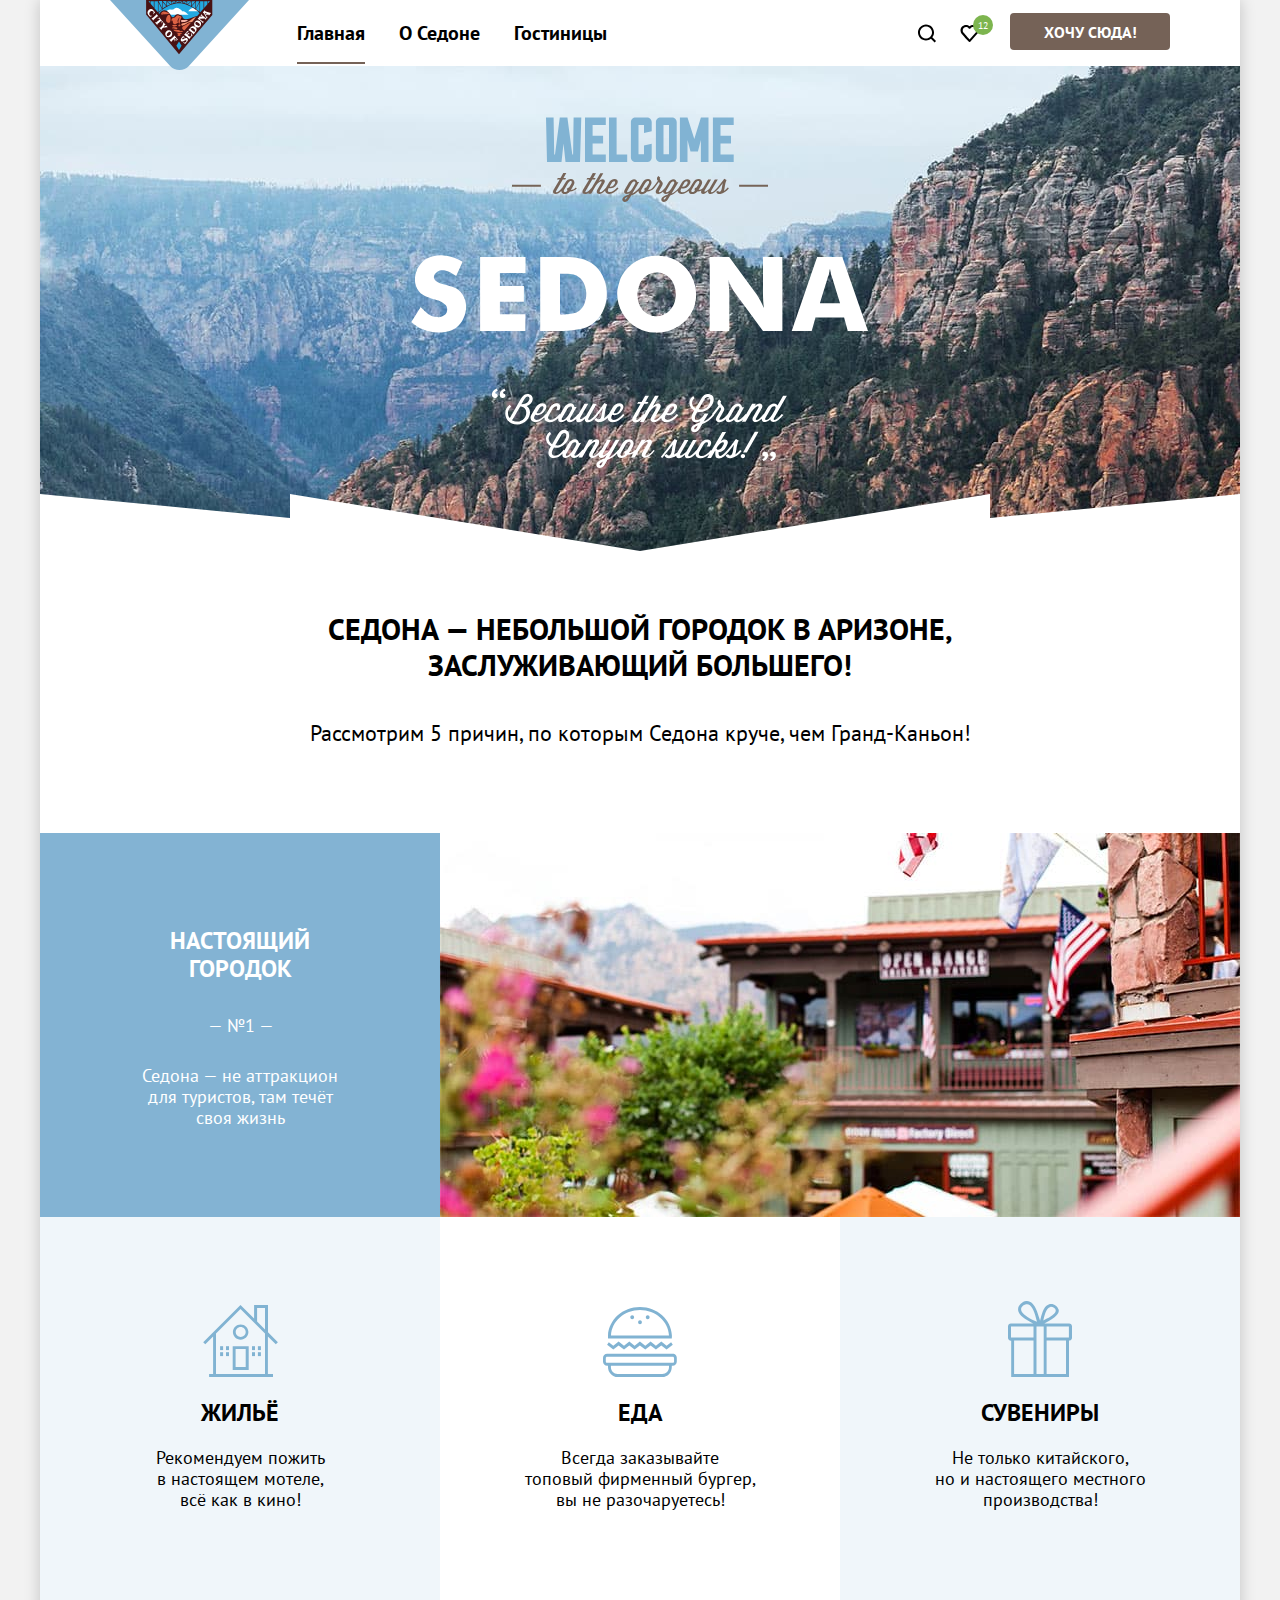
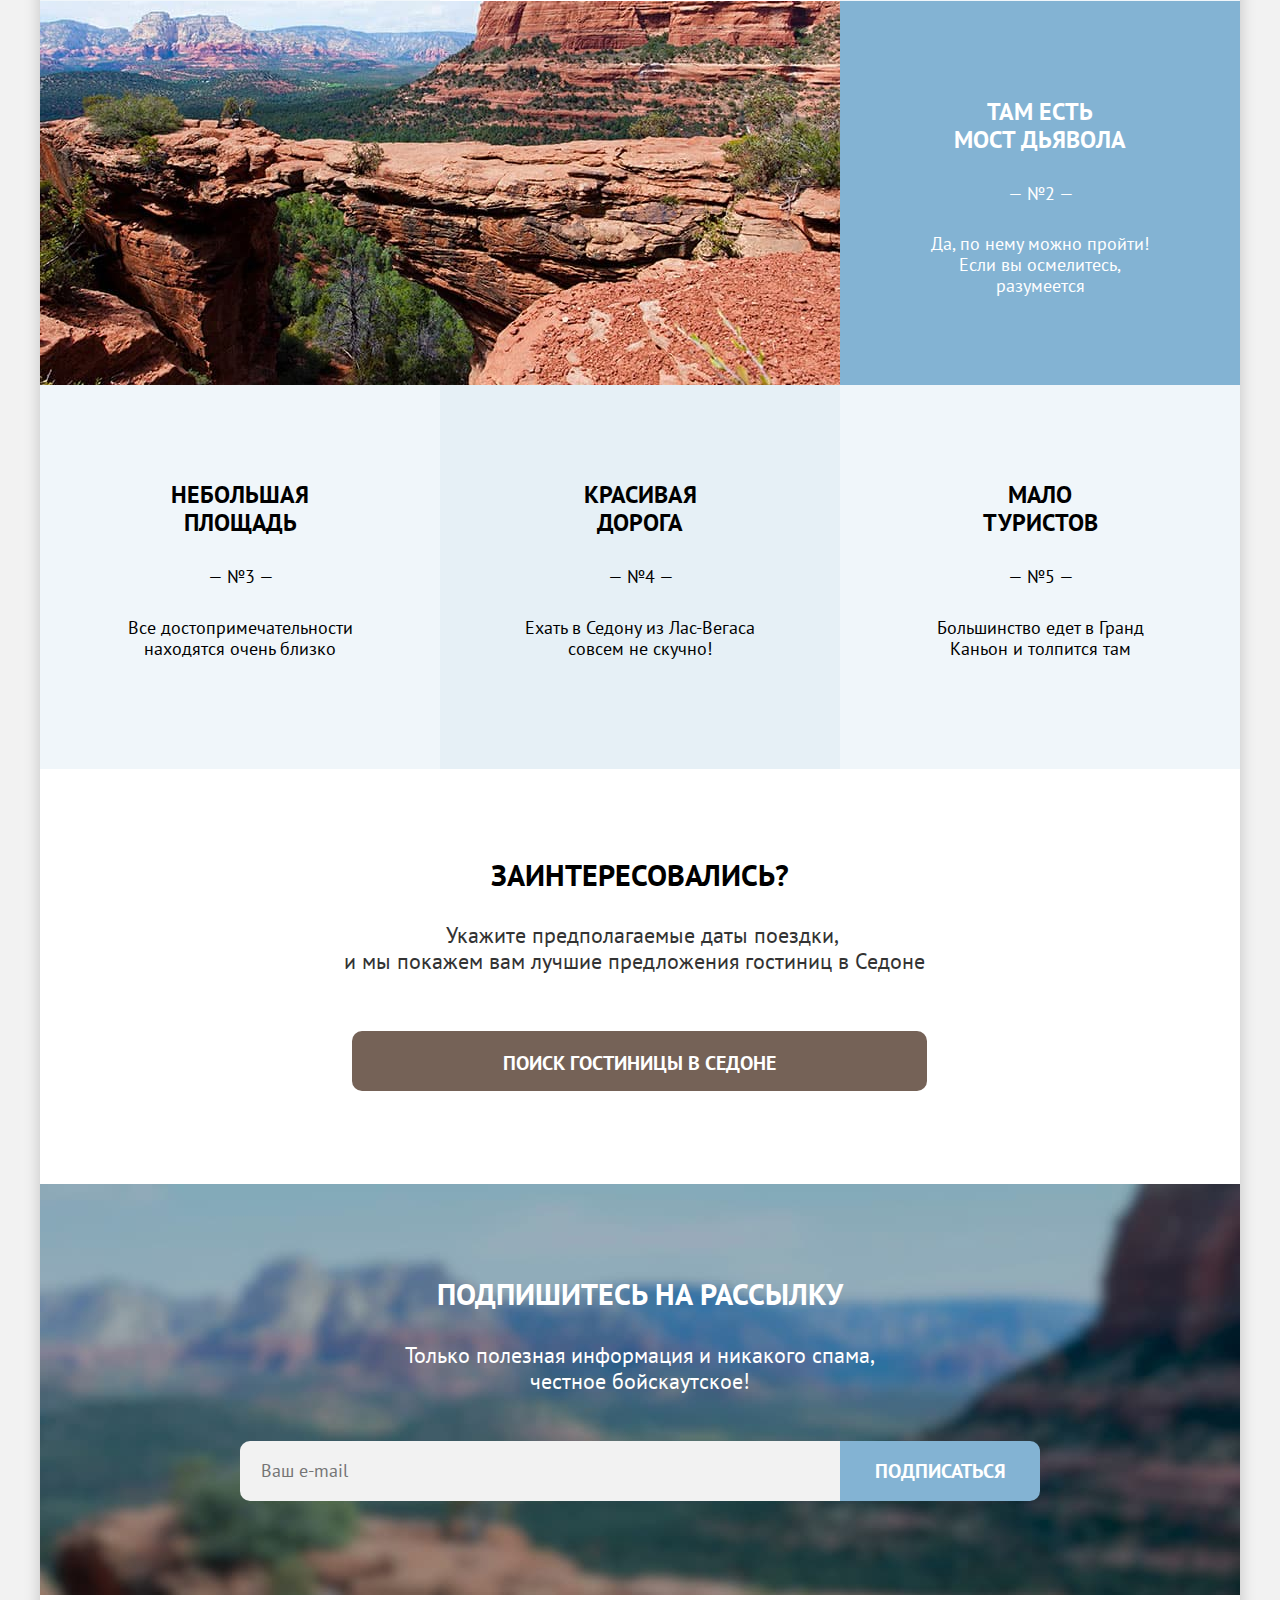
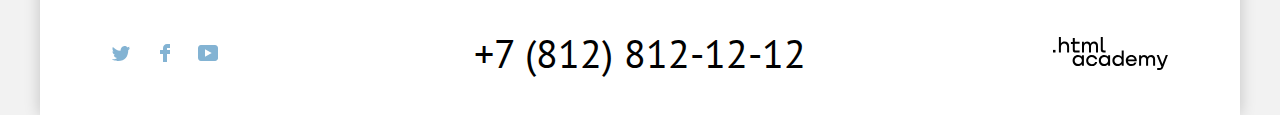
<file: index.html>
<!DOCTYPE html>
<html class="page" lang="ru">

<head>
	<meta charset="UTF-8">
	<meta name="viewport" content="width=device-width, initial-scale=1.0">
	<title>Sedona</title>
	<link rel="stylesheet" href="css/style.css">
</head>

<body class="body">
	<header class="header">
		<nav class="nav">
			<a class="logo-link" href="https://htmlacademy.ru/">
				<img src="images/logo.svg" alt="Логотип-ссылка академии.">
			</a>
			<ul class="nav-menu-list">
				<li class="nav-menu-item">
					<a class="nav-menu-link nav-menu-link-current" href="index.html">Главная</a>
				</li>
				<li class="nav-menu-item">
					<a class="nav-menu-link" href="#">О Седоне</a>
				</li>
				<li class="nav-menu-item">
					<a class="nav-menu-link" href="catalog.html">Гостиницы</a>
				</li>
			</ul>
			<ul class="user-menu-list">
				<li class="user-menu-item user-menu-item-search">
					<a class="user-menu-link" href="#">
						<span class="visually-hidden">Поиск</span>
						<svg class="user-menu-icon" width="20" height="19" viewBox="0 0 20 19" fill="none"
							xmlns="http://www.w3.org/2000/svg">
							<path
								d="M19.0257 17.05L15.3152 13.35C16.318 12.05 17.02 10.35 17.02 8.44995C17.02 4.04995 13.4098 0.449951 8.99732 0.449951C4.58483 0.449951 0.974609 4.14995 0.974609 8.54995C0.974609 12.95 4.58483 16.55 8.99732 16.55C10.8024 16.55 12.5072 15.95 13.9112 14.85L17.6217 18.55L19.0257 17.05ZM8.99732 14.55C5.68795 14.55 2.98029 11.85 2.98029 8.54995C2.98029 5.24995 5.68795 2.54995 8.99732 2.54995C12.3067 2.54995 15.0143 5.24995 15.0143 8.54995C15.0143 11.85 12.3067 14.55 8.99732 14.55Z"
								fill="black" />
						</svg>
					</a>
				</li>
				<li class="user-menu-item user-menu-item-fav">
					<a class="user-menu-link" href="#">
						<span class="visually-hidden">Избранное</span>
						<svg class="user-menu-icon" width="19" height="17" viewBox="0 0 19 17" fill="none"
							xmlns="http://www.w3.org/2000/svg">
							<path
								d="M9.44382 17C9.14296 17 8.84211 16.9 8.64155 16.6C3.22622 10.5 1.92253 9.1 1.62168 8.7C0.91969 7.8 0.518555 6.6 0.518555 5.4C0.518555 2.4 2.92537 0 6.03416 0C7.33785 0 8.54126 0.5 9.5441 1.3C10.5469 0.5 11.8506 0 13.054 0C16.0625 0 18.5696 2.4 18.5696 5.4C18.5696 6.7 18.0682 7.9 17.266 8.8L10.2461 16.7C10.0455 16.9 9.84495 17 9.44382 17ZM3.42679 7.5C3.72764 7.9 6.93672 11.5 9.5441 14.4L15.7617 7.4C16.2631 6.9 16.4637 6.2 16.4637 5.4C16.4637 3.6 14.9594 2.1 13.1543 2.1C12.1515 2.1 11.1486 2.6 10.4467 3.4C10.1458 3.7 9.84495 3.8 9.5441 3.8C9.24325 3.8 8.9424 3.6 8.74183 3.4C8.03984 2.6 7.037 2.1 6.03416 2.1C4.22906 2.1 2.7248 3.6 2.7248 5.4C2.62452 6.3 3.02565 7 3.42679 7.5C3.3265 7.5 3.3265 7.5 3.42679 7.5Z"
								fill="black" />
						</svg>
						<span class="fav-count">12</span>
					</a>
				</li>
				<li class="user-menu-item">
					<a class="user-menu-button button uppercase" href="#">Хочу сюда!</a>
				</li>
			</ul>
		</nav>
	</header>

	<main class="main">
		<section class="welcome">
			<h1 class="visually-hidden">Приветствие</h1>
			<img class="welcome-img" src="images/welcome.svg" alt="Изображение приветствия." width="458px" height="352">
		</section>
		<section class="advantages">
			<div class="advantages-header">
				<h2 class="advantages-header-title uppercase">Седона — небольшой городок в Аризоне,<br>заслуживающий большего!
				</h2>
				<span class="advantages-header-description">Рассмотрим 5 причин, по которым Седона круче, чем
					Гранд-Каньон!</span>
			</div>

			<ul class="advantages-list">
				<li class="advantages-item">
					<h4 class="advantages-title advantages-title-city uppercase">Настоящий<br>городок</h4>
					<p class="advantages-number">— №1 —</p>
					<p class="advantages-description advantages-description-large">Седона — не аттракцион<br>для туристов, там
						течёт<br>своя жизнь</p>
				</li>
				<li class="advantages-item">
					<h4 class="visually-hidden uppercase">Реальный город</h4>
					<img class="city-img" src="images/content/real-city.jpg" alt="Изображение Седоны." width="800" height="384">
				</li>
				<li class="advantages-item">
					<h4 class="advantages-title advantages-title-middle uppercase">Жильё</h4>
					<p class="advantages-description advantages-description-middle">Рекомендуем пожить<br>в настоящем
						мотеле,<br>всё как в кино!</p>
					<p class="advantages-image">
						<span class="visually-hidden">Иконка жилья</span>
					</p>
				</li>
				<li class="advantages-item">
					<h4 class="advantages-title advantages-title-middle uppercase">Еда</h4>
					<p class="advantages-description advantages-description-middle">Всегда заказывайте<br>топовый фирменный
						бургер,<br>вы не разочаруетесь!</p>
					<p class="advantages-image">
						<span class="visually-hidden">Иконка еды</span>
					</p>
				</li>
				<li class="advantages-item">
					<h4 class="advantages-title advantages-title-middle uppercase">Сувениры</h4>
					<p class="advantages-description advantages-description-middle">Не только китайского,<br>но и настоящего
						местного<br>производства!</p>
						<p class="advantages-image">
							<span class="visually-hidden">Иконка Сувениров</span>
						</p>
				</li>
				<li class="advantages-item">
					<h4 class="visually-hidden uppercase">Мост Дьявола</h4>
					<img class="bridge-img" src="images/content/devil-bridge.jpg" alt="Изображение моста." width="800"
						height="384">
				</li>
				<li class="advantages-item">
					<h4 class="advantages-title advantages-title-bridge uppercase">Там есть<br>мост дьявола</h4>
					<p class="advantages-number">— №2 —</p>
					<p class="advantages-description advantages-description-large">Да, по нему можно пройти!<br>Если вы
						осмелитесь,<br>разумеется</p>
				</li>
				<li class="advantages-item">
					<h4 class="advantages-title advantages-title-bottom uppercase">Небольшая<br>площадь</h4>
					<span class="advantages-number">— №3 —</span>
					<p class="advantages-description advantages-description-bottom">Все достопримечательности<br>находятся очень
						близко</p>
				</li>
				<li class="advantages-item">
					<h4 class="advantages-title advantages-title-bottom uppercase">Красивая<br>дорога</h4>
					<span class="advantages-number">— №4 —</span>
					<p class="advantages-description advantages-description-bottom">Ехать в Седону из Лас-Вегаса<br>совсем не
						скучно!</p>
				</li>
				<li class="advantages-item">
					<h4 class="advantages-title advantages-title-bottom uppercase">Мало<br>туристов</h4>
					<span class="advantages-number">— №5 —</span>
					<p class="advantages-description advantages-description-bottom">Большинство едет в Гранд<br>Каньон и толпится
						там</p>
				</li>
			</ul>
		</section>

		<section class="hotel-search">
			<h2 class="hotel-search-title uppercase">Заинтересовались?</h2>
			<p class="hotel-search-description">Укажите предполагаемые даты поездки,<br>и мы покажем вам лучшие предложения
				гостиниц в Седоне</p>
			<a class="button hotel-search-button uppercase" href="#">
				<span class="hotel-search-button-text">поиск гостиницы в седоне</span>
			</a>
		</section>

		<section class="subscribe subscribe-main">
			<h2 class="subscribe-title subscribe-title-main uppercase">Подпишитесь на рассылку</h2>
			<span class="subscribe-description subscribe-description-main">Только полезная информация и никакого
				спама,<br>честное бойскаутское!</span>
			<form class="subscribe-form" action="https://echo.htmlacademy.ru">
				<label class="visually-hidden" for="email">Email:</label>
				<input class="subscribe-input subscribe-error" type="email" id="email" name="email" placeholder="Ваш e-mail"
					required>
				<button class="subscribe-button button" type="submit">
					<span class="subscribe-button-text">Подписаться</span>
				</button>
			</form>
		</section>
	</main>

	<footer class="footer">
		<ul class="social-list">
			<li class="social-list-item">
				<a class="social-link" href="https://twitter.com/htmlacademy_ru">
					<span class="visually-hidden">twitter</span>
					<svg class="social-link-icon" width="18" height="15" viewBox="0 0 18 15" fill="none"
						xmlns="http://www.w3.org/2000/svg">
						<path
							d="M11.6 0.200056C13.4 -0.299944 14.8 0.500056 15.4 1.40006C16.1 1.20006 16.8 0.900056 17.5 0.700056C17.5 1.60006 16.9 2.20006 16.6 2.50006C17.3 2.60006 18 1.90006 18 1.90006C17.8 2.90006 16.9 3.70006 16.3 3.90006C16.1 10.7001 13 15.1001 5.7 15.0001C5.1 15.0001 5.8 15.0001 5.2 15.0001C4.8 15.0001 0.8 14.5001 0 13.1001C2.4 13.3001 4.1 12.7001 5 11.9001C4 11.6001 2.1 11.5001 1.8 9.00006C2.2 9.10006 2.4 9.20006 3.1 9.10006C1.8 8.30006 0.4 7.50006 0.5 5.30006C0.8 5.60006 1.6 5.80006 1.9 5.80006C1.1 5.60006 -0.2 2.50006 0.9 0.900056C2.8 2.80006 4.9 4.50006 8.5 4.70006C8.7 2.30006 9.7 0.800056 11.6 0.200056Z"
							fill="#83B3D3" />
					</svg>
				</a>
				<a class="social-link" href="https://www.facebook.com/htmlacademy">
					<span class="visually-hidden">facebook</span>
					<svg class="social-link-icon" width="10" height="18" viewBox="0 0 10 18" fill="none"
						xmlns="http://www.w3.org/2000/svg">
						<path d="M7 0C4.8 0 3 1.8 3 4V6H0V10H3V18H7V10H10V6H7V4H10V0H7Z" fill="#83B3D3" />
					</svg>
				</a>
				<a class="social-link" href="https://www.youtube.com/c/HTMLAcademyRUS">
					<span class=" visually-hidden">youtube</span>
					<svg class="social-link-icon" width="20" height="16" viewBox="0 0 20 16" fill="none"
						xmlns="http://www.w3.org/2000/svg">
						<path
							d="M17 0H2.9C1.2 0 0 1.5 0 3.2V12.7C0 14.5 1.2 16 2.9 16H17.2C18.7 16 20.1 14.5 20.1 12.8V3.2C19.9 1.5 18.7 0 17 0ZM7 11.8V4.2L13.7 8L7 11.8Z"
							fill="#83B3D3" />
					</svg>
				</a>
			</li>
			<li class="social-list-item">
				<a class="tel-link" href="tel:+78128121212">+7 (812) 812-12-12</a>
			</li>
			<li class="social-list-item">
				<a class="academy-logo-link" href="https://htmlacademy.ru/" alt="Логотип-ссылка академии.">
					<svg class="academy-logo-img" width="115" height="34" viewBox="0 0 115 34" fill="none"
						xmlns="http://www.w3.org/2000/svg">
						<path d="M0 12.8999V15.4999H2.5V12.8999H0Z" fill="black" />
						<path
							d="M11.5999 4.5C9.9999 4.5 8.7999 5.2 7.9999 6.2H7.8999V0H5.8999V15.5H7.8999V10.2C7.8999 8.1 9.1999 6.6 11.1999 6.6C12.9999 6.6 14.0999 8 14.0999 9.8V15.5H16.0999V9.4C16.1999 6.4 14.2999 4.5 11.5999 4.5Z"
							fill="black" />
						<path
							d="M26.5999 4.8001H21.7999V1.1001H19.7999V4.9001H17.8999V6.9001H19.7999V12.9001C19.7999 14.6001 20.7999 15.6001 22.4999 15.6001H26.5999V13.6001H22.8999C22.1999 13.6001 21.7999 13.2001 21.7999 12.5001V6.8001H26.5999V4.8001Z"
							fill="black" />
						<path
							d="M41.1 4.6001C39.5 4.6001 38.2 5.4001 37.6 6.7001H37.5C36.9 5.5001 35.7 4.6001 34.1 4.6001C32.7 4.6001 31.6 5.4001 31 6.4001H30.9V4.8001H29V15.4001H31V10.0001C31 8.0001 32 6.5001 33.6 6.5001C35.1 6.5001 36 7.5001 36 9.1001V15.4001H38V9.8001C38 7.4001 39.4 6.5001 40.6 6.5001C42.1 6.5001 43 7.5001 43 9.1001V15.4001H45V8.9001C45.1 6.4001 43.6 4.6001 41.1 4.6001Z"
							fill="black" />
						<path
							d="M47.8 12.7C47.8 14.4 48.8 15.4 50.6 15.4H52.6V13.4H50.9001C50.2001 13.4 49.8 13 49.8 12.3V0H47.8V12.7Z"
							fill="black" />
						<path
							d="M28.9001 19.6999C28.0001 18.5999 26.7001 17.8999 25.0001 17.8999C21.9001 17.8999 19.6001 20.1999 19.6001 23.4999C19.6001 26.7999 21.9001 29.0999 25.0001 29.0999C26.8001 29.0999 28.0001 28.2999 28.8001 27.1999H28.9001V28.7999H30.9001V18.1999H28.9001V19.6999ZM25.3001 27.0999C23.1001 27.0999 21.7001 25.4999 21.7001 23.4999C21.7001 21.4999 23.1001 19.8999 25.3001 19.8999C27.5001 19.8999 28.9001 21.4999 28.9001 23.4999C28.9001 25.3999 27.5001 27.0999 25.3001 27.0999Z"
							fill="black" />
						<path
							d="M44.2 21.9999C43.7 19.5999 41.5999 17.8999 38.7999 17.8999C35.3999 17.8999 33.2 20.3999 33.2 23.4999C33.2 26.5999 35.3999 29.0999 38.7999 29.0999C41.5999 29.0999 43.7 27.2999 44.2 24.8999H42.0999C41.6999 26.1999 40.3999 27.1999 38.7999 27.1999C36.5999 27.1999 35.2 25.5999 35.2 23.5999C35.2 21.5999 36.5999 19.9999 38.7999 19.9999C40.3999 19.9999 41.5999 20.9999 42.0999 22.1999H44.2V21.9999Z"
							fill="black" />
						<path
							d="M55.1 19.6999C54.2 18.5999 52.9001 17.8999 51.2001 17.8999C48.1001 17.8999 45.8 20.1999 45.8 23.4999C45.8 26.7999 48.1001 29.0999 51.2001 29.0999C53.0001 29.0999 54.2 28.2999 55 27.1999H55.1V28.7999H57.1V18.1999H55.1V19.6999ZM51.5 27.0999C49.3 27.0999 47.9001 25.4999 47.9001 23.4999C47.9001 21.4999 49.3 19.8999 51.5 19.8999C53.7 19.8999 55.1 21.4999 55.1 23.4999C55.1 25.3999 53.6 27.0999 51.5 27.0999Z"
							fill="black" />
						<path
							d="M68.6999 19.7999C67.7999 18.6999 66.4999 17.8999 64.7999 17.8999C61.6999 17.8999 59.3999 20.1999 59.3999 23.4999C59.3999 26.7999 61.5999 29.0999 64.7999 29.0999C66.4999 29.0999 67.7999 28.2999 68.5999 27.2999H68.6999V28.7999H70.6999V13.3999H68.6999V19.7999ZM65.0999 27.0999C62.8999 27.0999 61.4999 25.4999 61.4999 23.4999C61.4999 21.4999 62.8999 19.8999 65.0999 19.8999C67.2999 19.8999 68.6999 21.4999 68.6999 23.4999C68.5999 25.4999 67.1999 27.0999 65.0999 27.0999Z"
							fill="black" />
						<path
							d="M78.3 17.8999C75 17.8999 72.8 20.3999 72.8 23.4999C72.8 26.4999 74.9 29.0999 78.3 29.0999C80.8 29.0999 82.8 27.7999 83.5 25.4999H81.4C80.9 26.4999 79.8 27.0999 78.4 27.0999C76.5 27.0999 75.1 25.7999 75 24.1999H83.8C84 20.5999 81.8 17.8999 78.3 17.8999ZM78.3 19.7999C80 19.7999 81.3 20.7999 81.6 22.3999H75.1C75.4 20.8999 76.6 19.7999 78.3 19.7999Z"
							fill="black" />
						<path
							d="M98.2001 17.8999C96.6001 17.8999 95.3001 18.6999 94.6001 19.8999H94.5001C93.9001 18.6999 92.7001 17.8999 91.1001 17.8999C89.7001 17.8999 88.6001 18.5999 88.0001 19.6999V18.1999H86.1001V28.7999H88.1001V23.3999C88.1001 21.3999 89.1001 19.9999 90.7001 19.8999C92.2001 19.8999 93.1001 20.8999 93.1001 22.4999V28.7999H95.1001V23.1999C95.1001 20.7999 96.5001 19.8999 97.7001 19.8999C99.2001 19.8999 100.1 20.8999 100.1 22.4999V28.7999H102.1V22.2999C102.2 19.6999 100.7 17.8999 98.2001 17.8999Z"
							fill="black" />
						<path
							d="M109.4 27.0001L105.8 18.1001H103.6L108.4 29.7001C108.1 30.6001 107.7 30.9001 106.7 30.9001H104.2V32.9001H106.7C108.5 32.9001 109.5 32.1001 110.2 30.3001L114.9 18.1001H112.8L109.4 27.0001Z"
							fill="black" />
					</svg>
				</a>
			</li>
		</ul>
	</footer>

	<section class="modal modal-open">
		<div class="modal-container">
			<h2 class="modal-title uppercase">Поиск гостиницы в Седоне</h2>
			<button class="modal-close-button" type="button">
				<span class="visually-hidden">Закрыть</span>
			</button>

			<form class="modal-form-date" action="https://echo.htmlacademy.ru/" method="post">
				<div class="modal-form-field">
					<label class="modal-label modal-label-checkin" for="modal-checkin">Дата заезда:</label>
					<input class="modal-input modal-input-checkin" type="text" id="modal-checkin" value="27 апреля 2020"
						placeholder="Укажите дату">
					<span class="modal-comment modal-error">Мы не можем отправить вас в прошлое.</span>
				</div>

				<div class="modal-form-field">
					<label class="modal-label modal-label-checkout" for="modal-checkout">Дата выезда:</label>
					<input class="modal-input modal-input-checkout" type="text" id="modal-checkout" value="1 сентября 2021"
						placeholder="Укажите дату">
					<span class="modal-comment modal-comment-checkout">На эти даты есть свободные номера. Пока есть.</span>
				</div>

				<div class="modal-adult-field">
					<label class="modal-label modal-label-adult" for="adult">Взрослые:</label>
					<div class="amount-field">
						<button class="amount-button amount-button-minus" type="button">
							<img class="amount-minus" width="13" height="1" src="images/icons/minus.svg" alt="кнопка минус.">
						</button>
						<input class="amount-input amount-input-adult" type="number" name="adult-input" id="adult" value="2">
						<button class="amount-button amount-button-plus" type="button">
							<img class="amount-plus" width="13" height="13" src="images/icons/plus.svg" alt="кнопка плюс.">
						</button>
					</div>
				</div>

				<div class="modal-kids-field">
					<label class="modal-label modal-label-kids" for="kids">Дети:</label>
					<div class="modal-kids-info-wrapper">
						<span class="modal-kids-info-icon"></span>
						<span class="modal-kids-info">
							Укажите количество детей, которые будут с вами, возраст которых от 6 до 18 лет. Дети до 6 лет размещаются
							бесплатно.
						</span>
					</div>
					<div class="amount-field">
						<button class="amount-button amount-button-minus" type="button">
							<img class="amount-minus" width="13" height="1" src="images/icons/minus.svg" alt="кнопка минус.">
						</button>
						<input class="amount-input amount-input-kids" type="number" name="kids-input" id="kids" value="1">
						<button class="amount-button amount-button-plus" type="button">
							<img class="amount-plus" width="13" height="13" src="images/icons/plus.svg" alt="кнопка плюс.">
						</button>
					</div>
				</div>
				<button class="button modal-button">
					<span class="modal-button-text">Найти</span>
				</button>
			</form>
		</div>
	</section>

</body>

</html>
</file>
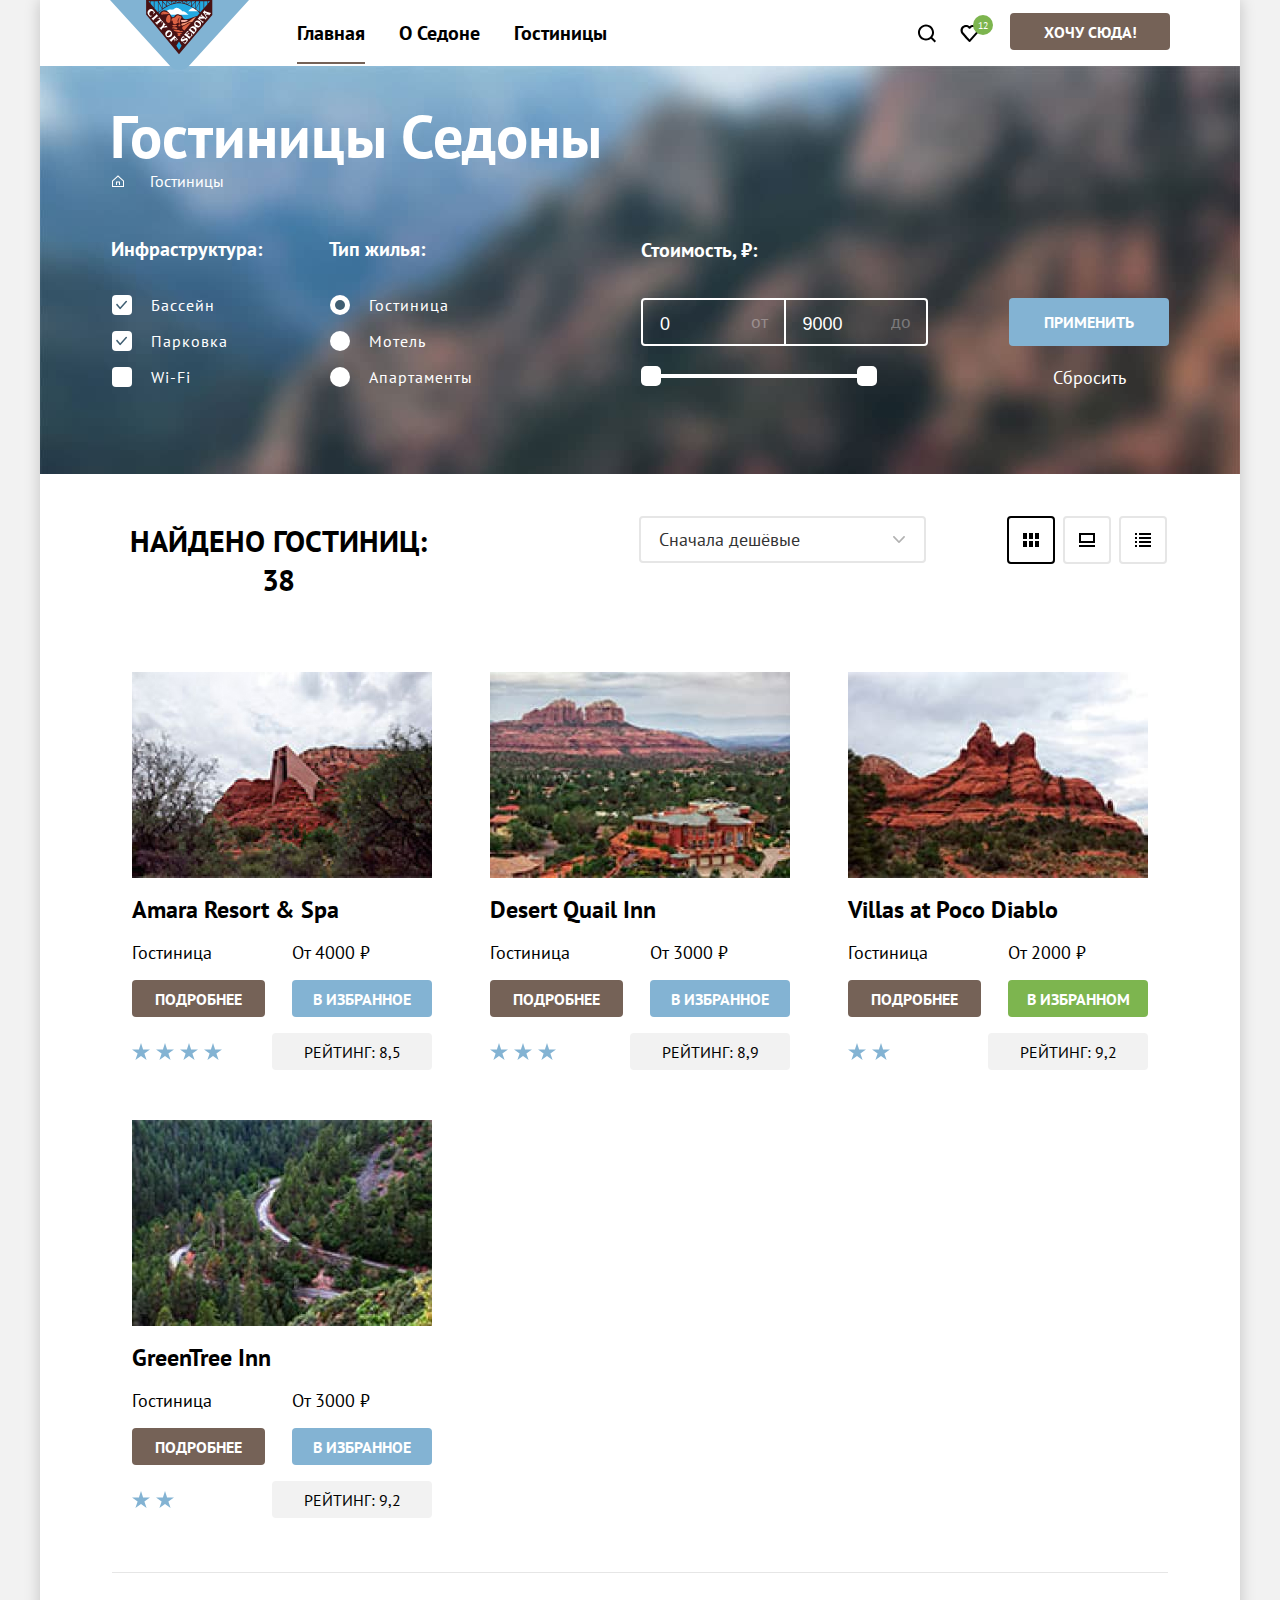
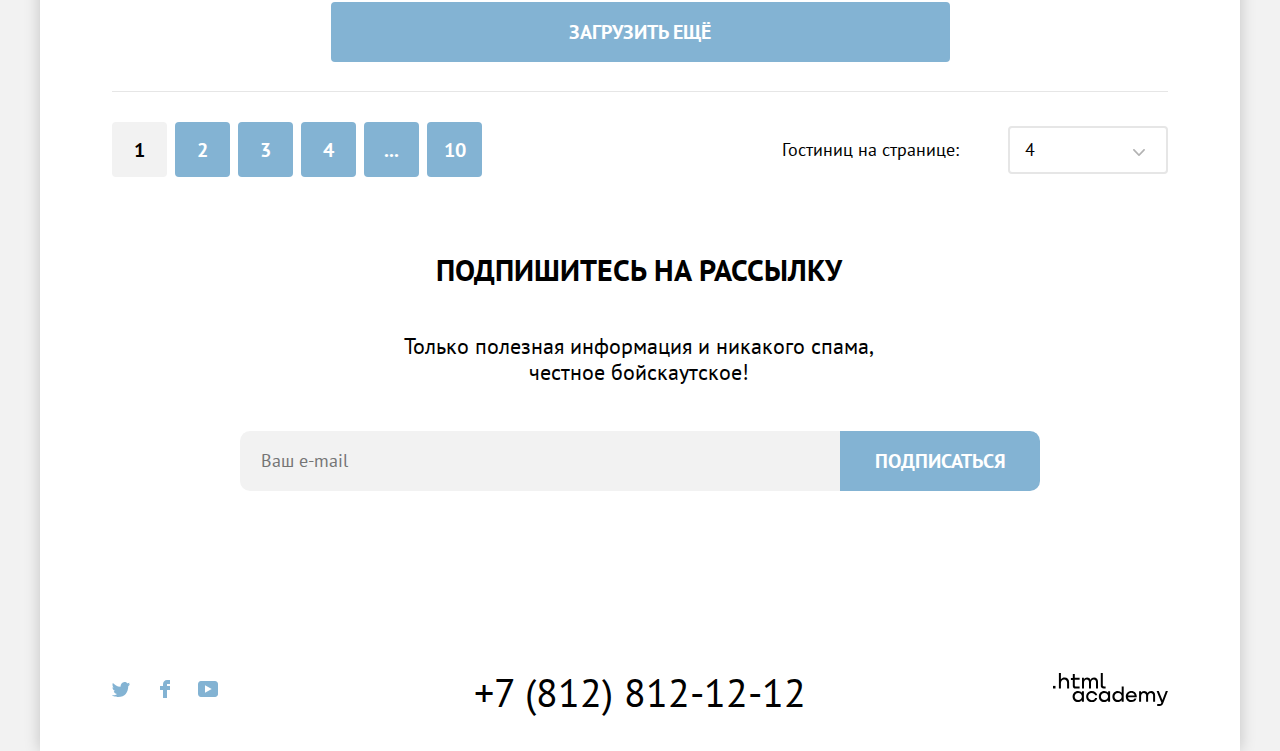
<file: catalog.html>
<!DOCTYPE html>
<html class="page" lang="ru">
<head>
	<meta charset="UTF-8">
	<meta name="viewport" content="width=device-width, initial-scale=1.0">
	<title>Sedona</title>
	<link rel="stylesheet" href="css/style.css">
</head>

<body class="body">
	<header class="header">
		<nav class="nav">
			<a class="logo-link" href="https://htmlacademy.ru/">
				<img src="images/logo.svg" alt="Логотип-ссылка академии.">
			</a>
			<ul class="nav-menu-list">
				<li class="nav-menu-item">
					<a class="nav-menu-link nav-menu-link-current" href="index.html">Главная</a>
				</li>
				<li class="nav-menu-item">
					<a class="nav-menu-link" href="#">О Седоне</a>
				</li>
				<li class="nav-menu-item">
					<a class="nav-menu-link" href="catalog.html">Гостиницы</a>
				</li>
			</ul>
			<ul class="user-menu-list">
				<li class="user-menu-item user-menu-item-search">
					<a class="user-menu-link" href="#">
						<span class="visually-hidden">Поиск</span>
						<svg class="user-menu-icon" width="20" height="19" viewBox="0 0 20 19" fill="none"
							xmlns="http://www.w3.org/2000/svg">
							<path
								d="M19.0257 17.05L15.3152 13.35C16.318 12.05 17.02 10.35 17.02 8.44995C17.02 4.04995 13.4098 0.449951 8.99732 0.449951C4.58483 0.449951 0.974609 4.14995 0.974609 8.54995C0.974609 12.95 4.58483 16.55 8.99732 16.55C10.8024 16.55 12.5072 15.95 13.9112 14.85L17.6217 18.55L19.0257 17.05ZM8.99732 14.55C5.68795 14.55 2.98029 11.85 2.98029 8.54995C2.98029 5.24995 5.68795 2.54995 8.99732 2.54995C12.3067 2.54995 15.0143 5.24995 15.0143 8.54995C15.0143 11.85 12.3067 14.55 8.99732 14.55Z"
								fill="black" />
						</svg>
					</a>
				</li>
				<li class="user-menu-item user-menu-item-fav">
					<a class="user-menu-link" href="#">
						<span class="visually-hidden">Избранное</span>
						<svg class="user-menu-icon" width="19" height="17" viewBox="0 0 19 17" fill="none"
							xmlns="http://www.w3.org/2000/svg">
							<path
								d="M9.44382 17C9.14296 17 8.84211 16.9 8.64155 16.6C3.22622 10.5 1.92253 9.1 1.62168 8.7C0.91969 7.8 0.518555 6.6 0.518555 5.4C0.518555 2.4 2.92537 0 6.03416 0C7.33785 0 8.54126 0.5 9.5441 1.3C10.5469 0.5 11.8506 0 13.054 0C16.0625 0 18.5696 2.4 18.5696 5.4C18.5696 6.7 18.0682 7.9 17.266 8.8L10.2461 16.7C10.0455 16.9 9.84495 17 9.44382 17ZM3.42679 7.5C3.72764 7.9 6.93672 11.5 9.5441 14.4L15.7617 7.4C16.2631 6.9 16.4637 6.2 16.4637 5.4C16.4637 3.6 14.9594 2.1 13.1543 2.1C12.1515 2.1 11.1486 2.6 10.4467 3.4C10.1458 3.7 9.84495 3.8 9.5441 3.8C9.24325 3.8 8.9424 3.6 8.74183 3.4C8.03984 2.6 7.037 2.1 6.03416 2.1C4.22906 2.1 2.7248 3.6 2.7248 5.4C2.62452 6.3 3.02565 7 3.42679 7.5C3.3265 7.5 3.3265 7.5 3.42679 7.5Z"
								fill="black" />
						</svg>
						<span class="fav-count">12</span>
					</a>
				</li>
				<li class="user-menu-item">
					<a class="user-menu-button button uppercase" href="#">Хочу сюда!</a>
				</li>
			</ul>
		</nav>
	</header>

	<main class="main">
		<div class="filter-header">
			<h1 class="filter-title">Гостиницы Седоны</h1>
			<ul class="bread-crumbs">
				<li class="bread-crumbs-item">
					<a class="bread-crumbs-item-link bread-crumbs-item-link-home" href="index.html">
						<span class="visually-hidden">Домой</span>
					</a>
				</li>
				<li class="bread-crumbs-item">
					<a class="bread-crumbs-item-link" href="catalog.html">Гостиницы</a>
				</li>
			</ul>

			<section class="filter">
				<h2 class="visually-hidden">Фильтр списка гостиниц</h2>
				<form class="structure" action="https://echo.htmlacademy.ru/" method="get">

					<fieldset class="structure-fieldset">
						<legend class="structure-title">Инфраструктура:</legend>
						<ul class="structure-list">
							<li class="structure-item">
								<input class="structure-input" type="checkbox" name="structure-input" id="structure-input-pool" checked>
								<label class="filter-label" for="structure-input-pool">Бассейн</label>
							</li>
							<li class="structure-item">
								<input class="structure-input" type="checkbox" name="structure-input" id="structure-input-parking"
									checked>
								<label class="filter-label" for="structure-input-parking">Парковка</label>
							</li>
							<li class="structure-item">
								<input class="structure-input" type="checkbox" name="structure-input" id="structure-input-wifi">
								<label class="filter-label" for="structure-input-wifi">Wi-Fi</label>
							</li>
						</ul>
					</fieldset>

					<fieldset class="house-type">
						<legend class="house-type-title">Тип жилья:</legend>
						<ul class="house-type-list">
							<li class="house-type-item">
								<input class="house-input" type="radio" name="house-input" id="house-input-hotel" checked>
								<label class="filter-label" for="house-input-hotel">Гостиница</label>
							</li>
							<li class="house-type-item">
								<input class="house-input" type="radio" name="house-input" id="house-input-motel">
								<label class="filter-label" for="house-input-motel">Мотель</label>
							</li>
							<li class="house-type-item">
								<input class="house-input" type="radio" name="house-input" id="house-input-appartment">
								<label class="filter-label" for="house-input-appartment">Апартаменты</label>
							</li>
						</ul>
					</fieldset>

					<fieldset class="filter-price">
						<p class="filter-price-title">Стоимость, ₽:</p>
						<div class="range">
							<div class="range-fields">
								<label class="range-field">
									<span class="range-title">от</span>
									<input class="range-input range-input-from" type="number" name="price-from" value="0" min="0">
								</label>

								<label class="range-field">
									<span class="range-title">до</span>
									<input class="range-input range-input-to" type="number" name="price-to" value="9000" min="0"
										max="10000" step="100" placeholder="10000">
								</label>
							</div>

							<div class="range-slider slider">
								<div class="slider-bar">
									<button class="slider-thumb" type="button">
										<span class="visually-hidden">Ручка минимальной цены</span>
									</button>
									<button class="slider-thumb" type="button">
										<span class="visually-hidden">Ручка максимальной цены</span>
									</button>
								</div>
							</div>
						</div>
					</fieldset>

					<div class="filter-buttons">
						<button class="filter-submit button" type="submit">
							<span class="filter-submit-text">Применить</span>
						</button>
						<button class="filter-reset button" type="reset">
							<span class="filter-submit-text">Сбросить</span>
						</button>
					</div>
				</form>
			</section>
		</div>

		<section class="filter-main">
			<h2 class="visually-hidden">Результаты поиска</h2>
			<div class="filter-sort">
				<p class="filter-sort-title uppercase">Найдено гостиниц: 38</p>

				<h3 class="visually-hidden">Сортировка и отображение</h3>
				<details class="filter-select">
					<summary class="filter-sort-button">Сначала дешёвые</summary>

					<ul class="filter-sort-list">
						<li class="filter-sort-item filter-sort-item-current">
							<a class="filter-sort-item-link"  href="#">Сначала дешёвые</a>
						</li>
						<li class="filter-sort-item">
							<a class="filter-sort-item-link" href="#">Сначала дорогие</a>
						</li>
						<li class="filter-sort-item">
							<a class="filter-sort-item-link" href="#">Сначала популярные</a>
						</li>
						<li class="filter-sort-item">
							<a class="filter-sort-item-link" href="#">Сначала комфортные</a>
						</li>
					</ul>
				</details>

				<ul class="view-list">
					<li class="view-list-item view-list-item-current" tabindex="0">
						<a class="view-list-link" href="#">
							<span class="visually-hidden">Карточками</span>
						</a>
					</li>
					<li class="view-list-item" tabindex="0">
						<a class="view-list-link" href="#">
							<span class="visually-hidden">Слайдами</span>
						</a>
					</li>
					<li class="view-list-item" tabindex="0">
						<a class="view-list-link" href="#">
							<span class="visually-hidden">Списком</span>
						</a>
					</li>
				</ul>
			</div>

			<div class="filter-list">
				<h3 class="visually-hidden">Список гостиниц</h3>
				<div class="card-list">
					<article class="card-list-item">
						<a href="#" class="card-list-img">
							<img src="images/content/hotel-1.jpg" alt="Изображение Amara Resort & Spa" tabindex="0">
						</a>
						<a class="card-title-link" href="#">
							<h4 class="card-title">Amara Resort & Spa</h4>
						</a>
						<p class="card-description">
							<span class="card-description-title">Гостиница</span>
							<span class="card-description-price">От 4000 ₽</span>
						</p>
						<a class="card-more-link uppercase" href="#">
							<span class="card-link-text">подробнее</span>
						</a>
						<a class="card-fav-link uppercase" href="#">
							<span class="card-link-text">В избранное</span>
						</a>
						<p class="card-rate-icon card-rate-icon-4">
							<span class="visually-hidden">4 звезды</span>
						</p>
						<p class="card-rate uppercase">Рейтинг: 8,5</p>
					</article>

					<article class="card-list-item">
						<a href="#" class="card-list-img">
							<img src="images/content/hotel-2.jpg" alt=" Изображение Quail Inn" tabindex="0">
						</a>
						<a class="card-title-link" href="#">
							<h4 class="card-title">Desert Quail Inn</h4>
						</a>
						<p class="card-description">
							<span class="card-description-title">Гостиница</span>
							<span class="card-description-price">От 3000 ₽</span>
						</p>
						<a class="card-more-link uppercase" href="#">
							<span class="card-link-text">подробнее</span></a>
						<a class="card-fav-link uppercase" href="#">
							<span class="card-link-text">В избранное</span></a>
						<p class="card-rate-icon card-rate-icon-3">
							<span class="visually-hidden">3 звезды</span>
						</p>
						<p class="card-rate uppercase">Рейтинг: 8,9</p>
					</article>

					<article class="card-list-item">
						<a href="#" class="card-list-img">
							<img src="images/content/hotel-3.jpg" alt="Изображение Villas at Poco Diablo" tabindex="0">
						</a>
						<a class="card-title-link" href="#">
							<h4 class="card-title">Villas at Poco Diablo</h4>
						</a>
						<p class="card-description">
							<span class="card-description-title">Гостиница</span>
							<span class="card-description-price">От 2000 ₽</span>
						</p>
						<a class="card-more-link uppercase" href="#">
							<span class="card-link-text">подробнее</span></a>
						<a class="card-fav-link card-fav-link-current uppercase" href="#" alt="текущая ссылка.">
							<span class="card-link-text">В избранном</span></a>
						<p class="card-rate-icon card-rate-icon-2">
							<span class="visually-hidden">2 звезды</span>
						</p>
						<p class="card-rate uppercase">Рейтинг: 9,2</p>
					</article>

					<article class="card-list-item">
						<a href="#" class="card-list-img">
							<img src="images/content/hotel-4.jpg" alt="Изображение GreenTree Inn" tabindex="0">
						</a>
						<a class="card-title-link" href="#">
							<h4 class="card-title">GreenTree Inn</h4>
						</a>
						<p class="card-description">
							<span class="card-description-title">Гостиница</span>
							<span class="card-description-price">От 3000 ₽</span>
						</p>
						<a class="card-more-link uppercase" href="#">
							<span class="card-link-text">подробнее</span></a>
						<a class="card-fav-link uppercase" href="#">
							<span class="card-link-text">В избранное</span></a>
						<p class="card-rate-icon card-rate-icon-2">
							<span class="visually-hidden">2 звезды</span>
						</p>
						<p class="card-rate uppercase">Рейтинг: 9,2</p>
					</article>
				</div>

			</div>
		</section>

		<section class="pagination">
			<div class="pagination-button-wrap">
				<button class="pagination-button button" type="button"><span class="pagination-button-text">Загрузить
						ещё</span></button>
			</div>
			<div class="pagination-wrap">

				<div class="pagination-nav">
					<h3 class="pagination-title visually-hidden">Список страниц</h3>
					<ul class="pagination-list">
						<li class="pagination-list-item pagination-list-item-current" tabindex="0">
							<a class="pagination-list-link pagination-list-link-current" href="#">1</a>
						</li>
						<li class="pagination-list-item" tabindex="0">
							<a class="pagination-list-link" href="#">2</a>
						</li>
						<li class="pagination-list-item" tabindex="0">
							<a class="pagination-list-link" href="#">3</a>
						</li>
						<li class="pagination-list-item" tabindex="0">
							<a class="pagination-list-link" href="#">4</a>
						</li>
						<li class="pagination-list-item" tabindex="0">
							<a class="pagination-list-link" href="#">...</a>
						</li>
						<li class="pagination-list-item" tabindex="0">
							<a class="pagination-list-link" href="#">10</a>
						</li>
					</ul>
				</div>

				<div class="pagination-select">
					<p class="pagination-select-title">Гостиниц на странице:</p>

					<details class="pagination-select-field">
						<summary class="pagination-select-current">4</summary>
						<ul class="pagination-select-list">
							<li class="pagination-select-item">
								<a class="pagination-select-link" href="#">5</a>
							</li>
							<li class="pagination-select-item">
								<a class="pagination-select-link" href="#">6</a>
							</li>
							<li class="pagination-select-item">
								<a class="pagination-select-link" href="#">9</a>
							</li>
							<li class="pagination-select-item">
								<a class="pagination-select-link" href="#">12</a>
							</li>
						</ul>
					</details>
				</div>
			</div>
		</section>
	</main>

	<section class="subscribe-catalog">
		<h2 class="subscribe-title subscribe-catalog-title uppercase">Подпишитесь на рассылку</h2>
		<span class="subscribe-description subscribe-catalog-description white-space">Только полезная информация и никакого
			спама,<br>честное бойскаутское!</span>
		<form class="subscribe-form" action="https://echo.htmlacademy.ru">
			<label class="visually-hidden" for="email">Email:</label>
			<input class="subscribe-input subscribe-error" type="email" id="email" name="email" placeholder="Ваш e-mail"
				required>
			<button class="subscribe-button button" type="submit">
				<span class="subscribe-button-text">Подписаться</span>
			</button>
		</form>
	</section>

	<footer class="footer">
		<ul class="social-list">
			<li class="social-list-item">
				<a class="social-link" href="https://twitter.com/htmlacademy_ru">
					<span class="visually-hidden">twitter</span>
					<svg class="social-link-icon" width="18" height="15" viewBox="0 0 18 15" fill="none"
						xmlns="http://www.w3.org/2000/svg">
						<path
							d="M11.6 0.200056C13.4 -0.299944 14.8 0.500056 15.4 1.40006C16.1 1.20006 16.8 0.900056 17.5 0.700056C17.5 1.60006 16.9 2.20006 16.6 2.50006C17.3 2.60006 18 1.90006 18 1.90006C17.8 2.90006 16.9 3.70006 16.3 3.90006C16.1 10.7001 13 15.1001 5.7 15.0001C5.1 15.0001 5.8 15.0001 5.2 15.0001C4.8 15.0001 0.8 14.5001 0 13.1001C2.4 13.3001 4.1 12.7001 5 11.9001C4 11.6001 2.1 11.5001 1.8 9.00006C2.2 9.10006 2.4 9.20006 3.1 9.10006C1.8 8.30006 0.4 7.50006 0.5 5.30006C0.8 5.60006 1.6 5.80006 1.9 5.80006C1.1 5.60006 -0.2 2.50006 0.9 0.900056C2.8 2.80006 4.9 4.50006 8.5 4.70006C8.7 2.30006 9.7 0.800056 11.6 0.200056Z"
							fill="#83B3D3" />
					</svg>
				</a>
				<a class="social-link" href="https://www.facebook.com/htmlacademy">
					<span class="visually-hidden">facebook</span>
					<svg class="social-link-icon" width="10" height="18" viewBox="0 0 10 18" fill="none"
						xmlns="http://www.w3.org/2000/svg">
						<path d="M7 0C4.8 0 3 1.8 3 4V6H0V10H3V18H7V10H10V6H7V4H10V0H7Z" fill="#83B3D3" />
					</svg>
				</a>
				<a class="social-link" href="https://www.youtube.com/c/HTMLAcademyRUS">
					<span class=" visually-hidden">youtube</span>
					<svg class="social-link-icon" width="20" height="16" viewBox="0 0 20 16" fill="none"
						xmlns="http://www.w3.org/2000/svg">
						<path
							d="M17 0H2.9C1.2 0 0 1.5 0 3.2V12.7C0 14.5 1.2 16 2.9 16H17.2C18.7 16 20.1 14.5 20.1 12.8V3.2C19.9 1.5 18.7 0 17 0ZM7 11.8V4.2L13.7 8L7 11.8Z"
							fill="#83B3D3" />
					</svg>
				</a>
			</li>
			<li class="social-list-item catalog-tel">
				<a class="tel-link" href="tel:+78128121212">+7 (812) 812-12-12</a>
			</li>
			<li class="social-list-item">
				<a class="academy-logo-link" href="https://htmlacademy.ru/" alt="Логотип-ссылка академии.">
					<svg class="academy-logo-img" width="115" height="34" viewBox="0 0 115 34" fill="none"
						xmlns="http://www.w3.org/2000/svg">
						<path d="M0 12.8999V15.4999H2.5V12.8999H0Z" fill="black" />
						<path
							d="M11.5999 4.5C9.9999 4.5 8.7999 5.2 7.9999 6.2H7.8999V0H5.8999V15.5H7.8999V10.2C7.8999 8.1 9.1999 6.6 11.1999 6.6C12.9999 6.6 14.0999 8 14.0999 9.8V15.5H16.0999V9.4C16.1999 6.4 14.2999 4.5 11.5999 4.5Z"
							fill="black" />
						<path
							d="M26.5999 4.8001H21.7999V1.1001H19.7999V4.9001H17.8999V6.9001H19.7999V12.9001C19.7999 14.6001 20.7999 15.6001 22.4999 15.6001H26.5999V13.6001H22.8999C22.1999 13.6001 21.7999 13.2001 21.7999 12.5001V6.8001H26.5999V4.8001Z"
							fill="black" />
						<path
							d="M41.1 4.6001C39.5 4.6001 38.2 5.4001 37.6 6.7001H37.5C36.9 5.5001 35.7 4.6001 34.1 4.6001C32.7 4.6001 31.6 5.4001 31 6.4001H30.9V4.8001H29V15.4001H31V10.0001C31 8.0001 32 6.5001 33.6 6.5001C35.1 6.5001 36 7.5001 36 9.1001V15.4001H38V9.8001C38 7.4001 39.4 6.5001 40.6 6.5001C42.1 6.5001 43 7.5001 43 9.1001V15.4001H45V8.9001C45.1 6.4001 43.6 4.6001 41.1 4.6001Z"
							fill="black" />
						<path
							d="M47.8 12.7C47.8 14.4 48.8 15.4 50.6 15.4H52.6V13.4H50.9001C50.2001 13.4 49.8 13 49.8 12.3V0H47.8V12.7Z"
							fill="black" />
						<path
							d="M28.9001 19.6999C28.0001 18.5999 26.7001 17.8999 25.0001 17.8999C21.9001 17.8999 19.6001 20.1999 19.6001 23.4999C19.6001 26.7999 21.9001 29.0999 25.0001 29.0999C26.8001 29.0999 28.0001 28.2999 28.8001 27.1999H28.9001V28.7999H30.9001V18.1999H28.9001V19.6999ZM25.3001 27.0999C23.1001 27.0999 21.7001 25.4999 21.7001 23.4999C21.7001 21.4999 23.1001 19.8999 25.3001 19.8999C27.5001 19.8999 28.9001 21.4999 28.9001 23.4999C28.9001 25.3999 27.5001 27.0999 25.3001 27.0999Z"
							fill="black" />
						<path
							d="M44.2 21.9999C43.7 19.5999 41.5999 17.8999 38.7999 17.8999C35.3999 17.8999 33.2 20.3999 33.2 23.4999C33.2 26.5999 35.3999 29.0999 38.7999 29.0999C41.5999 29.0999 43.7 27.2999 44.2 24.8999H42.0999C41.6999 26.1999 40.3999 27.1999 38.7999 27.1999C36.5999 27.1999 35.2 25.5999 35.2 23.5999C35.2 21.5999 36.5999 19.9999 38.7999 19.9999C40.3999 19.9999 41.5999 20.9999 42.0999 22.1999H44.2V21.9999Z"
							fill="black" />
						<path
							d="M55.1 19.6999C54.2 18.5999 52.9001 17.8999 51.2001 17.8999C48.1001 17.8999 45.8 20.1999 45.8 23.4999C45.8 26.7999 48.1001 29.0999 51.2001 29.0999C53.0001 29.0999 54.2 28.2999 55 27.1999H55.1V28.7999H57.1V18.1999H55.1V19.6999ZM51.5 27.0999C49.3 27.0999 47.9001 25.4999 47.9001 23.4999C47.9001 21.4999 49.3 19.8999 51.5 19.8999C53.7 19.8999 55.1 21.4999 55.1 23.4999C55.1 25.3999 53.6 27.0999 51.5 27.0999Z"
							fill="black" />
						<path
							d="M68.6999 19.7999C67.7999 18.6999 66.4999 17.8999 64.7999 17.8999C61.6999 17.8999 59.3999 20.1999 59.3999 23.4999C59.3999 26.7999 61.5999 29.0999 64.7999 29.0999C66.4999 29.0999 67.7999 28.2999 68.5999 27.2999H68.6999V28.7999H70.6999V13.3999H68.6999V19.7999ZM65.0999 27.0999C62.8999 27.0999 61.4999 25.4999 61.4999 23.4999C61.4999 21.4999 62.8999 19.8999 65.0999 19.8999C67.2999 19.8999 68.6999 21.4999 68.6999 23.4999C68.5999 25.4999 67.1999 27.0999 65.0999 27.0999Z"
							fill="black" />
						<path
							d="M78.3 17.8999C75 17.8999 72.8 20.3999 72.8 23.4999C72.8 26.4999 74.9 29.0999 78.3 29.0999C80.8 29.0999 82.8 27.7999 83.5 25.4999H81.4C80.9 26.4999 79.8 27.0999 78.4 27.0999C76.5 27.0999 75.1 25.7999 75 24.1999H83.8C84 20.5999 81.8 17.8999 78.3 17.8999ZM78.3 19.7999C80 19.7999 81.3 20.7999 81.6 22.3999H75.1C75.4 20.8999 76.6 19.7999 78.3 19.7999Z"
							fill="black" />
						<path
							d="M98.2001 17.8999C96.6001 17.8999 95.3001 18.6999 94.6001 19.8999H94.5001C93.9001 18.6999 92.7001 17.8999 91.1001 17.8999C89.7001 17.8999 88.6001 18.5999 88.0001 19.6999V18.1999H86.1001V28.7999H88.1001V23.3999C88.1001 21.3999 89.1001 19.9999 90.7001 19.8999C92.2001 19.8999 93.1001 20.8999 93.1001 22.4999V28.7999H95.1001V23.1999C95.1001 20.7999 96.5001 19.8999 97.7001 19.8999C99.2001 19.8999 100.1 20.8999 100.1 22.4999V28.7999H102.1V22.2999C102.2 19.6999 100.7 17.8999 98.2001 17.8999Z"
							fill="black" />
						<path
							d="M109.4 27.0001L105.8 18.1001H103.6L108.4 29.7001C108.1 30.6001 107.7 30.9001 106.7 30.9001H104.2V32.9001H106.7C108.5 32.9001 109.5 32.1001 110.2 30.3001L114.9 18.1001H112.8L109.4 27.0001Z"
							fill="black" />
					</svg>
				</a>
			</li>
		</ul>
	</footer>
</body>
</file>
<file: css/style.css>
@font-face {
	font-family: 'PT Sans';
	src: url("../fonts/ptsans-400.woff2") format('woff2');
	font-style: normal;
	font-weight: 400;
}

@font-face {
	font-family: 'PT Sans';
	src: url("../fonts/ptsans-700.woff2") format('woff2');
	font-style: normal;
	font-weight: 700;
}

*,
*::before,
*::after {
	box-sizing: border-box;
}

*:active {
	outline: none;
}

*:focus {
	outline: 3px solid #83B3D3;
	border-radius: 1px;
}

.uppercase {
	text-transform: uppercase;
}

.visually-hidden {
  position: absolute;
  width: 1px;
  height: 1px;
  margin: -1px;
  padding: 0;
  border: 0;
  overflow: hidden;
  clip: rect(0, 0, 0, 0);
  clip-path: inset(100%);
}

.button {
	display: flex;
	justify-content: center;
	align-items: center;
	text-decoration: none;
	color: #fff;
	font-family: 'PT Sans', sans-serif;
	font-weight: 700;
	font-size: 16px;
	border-radius: 4px;
	text-transform: uppercase;
	cursor: pointer;
}

.page {
	background-color: #F2F2F2;
	height: 100%;
}

.body {
	width: 1200px;
	margin: 0 auto;
	font-family: 'PT Sans', sans-serif;
	text-align: center;
	background-color: #fff;
	min-height: 100%;
	display: flex;
	flex-flow: column wrap;
	box-shadow: 0 0 15px rgb(0 0 0 / 20%);
}

.main {
	flex-grow: 1;
}

.logo-link {
	position: absolute;
	width: 139px;
	height: 70px;
	z-index: 1;
}

.logo-link:hover {
	opacity: 0.6;
}

.nav {
	margin: 0 70px;
	min-height: 66px;
	display: flex;
	justify-content: space-between;
	flex-wrap: wrap;
	width: 1060px;
}

.nav-menu-list {
	list-style: none;
	display: flex;
	justify-content: center;
	align-items: center;
	flex-wrap: wrap;
	gap: 34px;
	margin:0 0 0 169px;
	min-height: 66px;
	padding: 0;
	width: 345px;
}

.nav-menu-link {
	position: relative;
	display: flex;
	align-items: center;
	padding: 0;
	min-height: 60px;
	text-decoration: none;
	font-weight: 700;
	font-size: 20px;
	color: black;
}

.nav-menu-link-current::after {
	position: absolute;
	display: block;
	content: "";
	bottom: -1px;
	left: 0;
	width: 100%;
	border-bottom: 2px solid #756257;
	z-index: 1;
}

.nav-menu-link-current:active::after {
	display: none;
}

.nav-menu-link:hover,
.nav-menu-link:active {
	color: #756257;
}

.nav-menu-link:active {
	opacity: 0.3;
	outline: none;
}

.user-menu-list {
	list-style: none;
	display: flex;
	flex-wrap: wrap;
	padding: 0;
	margin: 0;
}

.user-menu-link {
	min-height: 60px;
	width: 40px;
	display: flex;
	justify-content: center;
	align-items: center;
}

.user-menu-link:active {
	outline: none;
}

.user-menu-link:hover .user-menu-icon path {
	fill: #756257;
}

.user-menu-link:active .user-menu-icon path {
	opacity: 0.3;
}

.user-menu-button {
	background-color: #756257;
	width: 160px;
	min-height: 37px;
	margin-left: 20px;
	margin-top: 13px;
}

.user-menu-button:hover,
.user-menu-button:focus,
.user-menu-button:active {
	background-color: #615048;
}

.user-menu-button:active {
	color: rgb(255 255 255 / 30%);
	outline: none;
}

.user-menu-item:not(:last-child) {
	width: 42px;
	min-height: 66px;
	margin-top: 0;
	display: flex;
	justify-content: center;
	align-items: center;
}

.user-menu-item-fav {
	position: relative;
}

.fav-count {
	position: absolute;
	top: 15px;
	right: -3px;
	display: flex;
	justify-content: center;
	align-items: center;
	width: 20px;
	min-height: 20px;
	font-size: 10px;
	font-weight: 400;
	background-color: #7db54f;
	border-radius: 10px;
	color: #fff;
}

.welcome {
	position: relative;
	display: flex;
	justify-content: center;
	height: 485px;
	background-color: #68a2ca;
	background-image: url("../images/background/promo.jpg");
	background-repeat: no-repeat;
	background-size: 1200px 485px;
}

.welcome-img {
	margin-top: 51px;
}

.welcome::after {
	position: absolute;
	display: block;
	content: "";
	bottom: 0;
	left: 0;
	width: 100%;
	height: 57px;
	background-image: url("../images/background/divider.svg");
	background-repeat: no-repeat;
}

.advantages-header {
	width: 1200px;
	height: 282px;
	display: flex;
	flex-direction: column;
	align-items: center;
}

.advantages-header-title {
	font-weight: 700;
	font-size: 30px;
	line-height: 36px;
	margin: 60px 0 25px;
}

.advantages-header-description {
	font-weight: 400;
	font-size: 22px;
	line-height: 36px;
	margin-top: 7px;
}

.advantages-list {
	display: grid;
	grid-template-columns: repeat(3, 1fr);
	grid-template-rows: repeat(4, auto);
	margin: 0;
	padding: 0;
}

.advantages-item {
	list-style: none;
	width: 400px;
	height: 384px;
}

.advantages-title {
	font-weight: 700;
	font-size: 24px;
	line-height: 28px;
	margin: 0;
	order: 2;
	text-align: center;
}

.advantages-number {
	order: 3;
	font-size: 18px;
	line-height: 21px;
	text-align: center;
	margin-bottom: 29px;
	margin-left: 2px;
}

.advantages-description {
	font-weight: 400;
	font-size: 18px;
	line-height: 21px;
	order: 4;
	text-align: center;
	margin: 0;
}

.advantages-image {
	display: block;
	margin: 0;
	background-position: center;
	background-repeat: no-repeat;
	background-size: contain;
}

.advantages-title-city {
	margin-bottom: 14px;
}

.advantages-title-bridge {
	margin-bottom: 11px;
}

.advantages-description-large {
	margin-bottom: 89px;
}

.advantages-title-middle {
	min-height: 28px;
	margin: 22px 0 20px;
}

.advantages-description-middle {
	min-height: 73px;
	margin-bottom: 81px;
}

.advantages-title-bottom {
	margin-bottom: 29px;
}

.advantages-description-bottom {
	margin: 1px 0 110px;
}

.advantages-item:nth-of-type(3) .advantages-image:nth-of-type(2) {
	background-image: url("../images/icons/house.svg");
	width: 75px;
	height: 72px;
}

.advantages-item:nth-of-type(4) .advantages-image:nth-of-type(2) {
	background-image: url("../images/icons/food.svg");
	width: 74px;
	height: 70px;
}

.advantages-item:nth-of-type(5) .advantages-image:nth-of-type(2) {
	background-image: url("../images/icons/present.svg");
	width: 64px;
	height: 76px;
}

.advantages-item:not(:nth-child(2), :nth-child(6)) {
	display: flex;
	flex-direction: column;
	justify-content: end;
	align-items: center;
}

.advantages-item:nth-child(1) {
	grid-column: 1/2;
	grid-row: 1/2;
}

.advantages-item:nth-child(2) {
	grid-column: 2/4;
	grid-row: 1/2;
}

.advantages-item:nth-child(3) {
	grid-column: 1/2;
	grid-row: 2/3;
}

.advantages-item:nth-child(4) {
	grid-column: 2/3;
	grid-row: 2/3;
}

.advantages-item:nth-child(5) {
	grid-column: 3/4;
	grid-row: 2/3;
}

.advantages-item:nth-child(6) {
	grid-column: 1/3;
	grid-row: 3/4;
}

.advantages-item:nth-child(7) {
	grid-column: 3/4;
	grid-row: 3/4;
}

.advantages-item:nth-child(8) {
	grid-column: 1/2;
	grid-row: 4/5;
}

.advantages-item:nth-child(9) {
	grid-column: 2/3;
	grid-row: 4/5;
	background-color: #e6f0f6;
}

.advantages-item:nth-child(10) {
	grid-column: 3/4;
	grid-row: 4/5;
}

.advantages-item:nth-child(1), 
.advantages-item:nth-child(7) {
	background-color: #83b3d3;
	color: #fff;
}

.advantages-item:nth-child(3), 
.advantages-item:nth-child(5), 
.advantages-item:nth-child(8), 
.advantages-item:nth-child(10) {
	background-color: #f0f6fa;
}

.hotel-search {
	display: flex;
	flex-direction: column;
	justify-content: start;
	align-items: center;
	height: 415px;
	margin-left: 2px;
}

.hotel-search-title {
font-weight: 700;
font-size: 30px;
color: #000;
margin: 86px 0 0 -3px;
}

.hotel-search-description {
font-weight: 400;
font-size: 22px;
line-height: 26px;
color: #333;
width: 720px;
margin-top: 28px;
margin-left: -2px;
padding-left: 64px;
text-align: left;
text-indent: 102px;
}

.hotel-search-button {
	width: 575px;
	height: 60px;
	border-radius: 10px;
	background-color: #756257;
	font-weight: 700;
	font-size: 20px;
	color: #fff;
	margin: 35px 0 0 -4px;
}

.hotel-search-button-text {
	margin: 3px 2px 0;
	font-size: 20px;
	line-height: 36px;
}

.hotel-search-button:hover,
.hotel-search-button:focus,
.hotel-search-button:active {
	background-color: #615048;
}

.hotel-search-button:active {
	outline: none;
	color: rgb(255 255 255 30%);
}

.subscribe {
	height: 411px;
	background-color: #68a2ca;
	background-image: url("../images/background/subscribe.jpg");
	background-repeat: no-repeat;
	background-size: cover;
	display: flex;
	flex-direction: column;
	justify-content: end;
	align-items: center;
	margin: 0;
}

.subscribe-title {
	font-weight: 700;
	font-size: 30px;
	color: #fff;
	margin: 0;
	margin: 0 0 28px 3px;
	padding: 0;
}

.subscribe-description {
	font-weight: 400;
	font-size: 22px;
	color: #fff;
	line-height: 26px;
	margin: 0 0 47px 2px;
}

.subscribe-form {
	width: 800px;
	height: 60px;
	display: flex;
	justify-content: center;
	align-items: center;
	margin: 0 0 93px 3px;
}

.subscribe-input {
	width: 600px;
	height: 60px;
	border-radius: 10px 0 0 10px;
	border: none;
	padding: 0 21px;
	padding-top: 3px;
	background-color: #F2F2F2;
}

.subscribe-input::placeholder {
	font-size: 18px;
	font-family: 'PT Sans', sans-serif;
	line-height: 26px;
}

.subscribe-input:hover,
.subscribe-input:focus {
	background-color: #E6E6E6;
}

.subscribe-error:active {
	background-color: #fff;
	outline: 2px solid #FF5757;
}

.subscribe-button {
	width: 200px;
	height: 60px;
	border-radius: 0 10px 10px 0;
	border: none;
	background-color: #83b3d3;
}

.subscribe-button:hover,
.subscribe-button:focus,
.subscribe-button:active {
	background-color: #68A2CA;
}

.subscribe-button:focus {
	outline: 3px solid#756257;
}

.subscribe-button:active {
	color: rgb(255 255 255 30%);
	outline: none;
}

.subscribe-button-text {
	font-size: 20px;
	line-height: 26px;
}

.subscribe-catalog {
	background: none;
	width: 800px;
	height: 241px;
	margin: 119px 200px 94px 197px;
	display: flex;
	flex-direction: column;
	place-content: space-between center;
}

.subscribe-catalog-title {
	height: 36px;
	color: #000;
	margin: 0;
	margin-left: 4px;
	padding: 0;
}

.subscribe-catalog-description {
	color: #000;
	margin: 47px 0 46px 4px;
}

.subscribe-main {
	padding-right: 3px;
	padding-bottom: 1px;
}

.subscribe-title-main {
	margin-bottom: 29px;
	margin-left: 2px;
}

.footer {
	height: 120px;
	display: flex;
	justify-content: center;
	align-items: center;
}

.tel-link {
font-weight: 400;
font-size: 40px;
color: #000;
text-decoration: none;
}

.tel-link:hover,
.tel-link:focus,
.tel-link:active {
	color: #756257;
}

.tel-link:active {
	opacity: 0.3;
	outline: none;
}

.tel-link:focus {
	border-radius: 4px;
}

.academy-logo-link:focus {
	border-radius: 4px;
}

.social-list {
	display: flex;
	justify-content: space-between;
	align-items: center;
	margin: 0 72px;
	padding: 0;
	width: 100%;
}

.social-list-item {
	list-style: none;
}

.social-list-item:first-child {
	display: flex;
	justify-content: space-between;
	width: 107px;
	padding: 0;
	margin-bottom: 4px;
	margin-left: -1px;
}

.social-list-item:nth-child(2) {
	width: 720px;
	height: 50px;
	padding-left: 8px;
	margin-bottom: 7px;
}

.social-list-item:nth-child(3) {
	padding-top: 4px;
	margin-bottom: 2px;
}

.social-link {
	width: 20px;
	height: 40px;
	display: flex;
	justify-content: center;
	align-items: center;
	padding: 0;
}

.social-link:hover .social-link-icon path,
.social-link:focus .social-link-icon path,
.social-link:active .social-link-icon path {
	fill: #68A2CA;
}

.social-link:focus {
	border-radius: 4px;
}

.social-link:active {
	opacity: 0.3;
	outline: none;
}

.academy-logo-link:hover .academy-logo-img path,
.academy-logo-link:focus .academy-logo-img path,
.academy-logo-link:active .academy-logo-img path {
	fill: #756257;
}

.academy-logo-link:active {
	opacity: 0.3;
	outline: none;
}

.catalog-tel {
	margin-top: 7px;
}

.modal {
	position: fixed;
	top: 0;
	left: 0;
	display: none;
	width: 100%;
	height: 100%;
	padding-top: 50px;
  place-content: center;
  background-color: rgb(242 242 242 80%);
	box-shadow: 0 25px 50px 0 rgb(0 0 0 15%);
	z-index: 5;
}

.modal-open {
	display: none;
}

.modal-container {
	position: relative;
  width: 715px;
	height: 561px;
	margin: auto;
  padding: 70px;
  background-color: #fff;
  border-radius: 30px;
  box-shadow: 0 25px 50px rgba(0 0 0 15%);
	box-sizing: border-box;
}

.modal-title {
  margin: -10px 0 33px -3px;
	height: 67px;
	text-align: left;
	font-size: 30px;
}

.modal-form-date {
	position: absolute;
	display: grid;
  grid-template-columns: 1fr min-content;
  grid-template-rows: 50px 50px 50px 60px;
  row-gap: 40px;
}

.modal-form-field {
	position: relative;
	display: flex;
	align-items: center;
  grid-column: 1/3;
}

.modal-label {
	width: 155px;
	height: 50px;
	display: flex;
	justify-content: start;
	align-items: center;
}

.modal-label-checkout {
	margin-top: 2px;
}

.modal-label,
.modal-input {
	font-weight: 700;
	font-size: 18px;
}

.modal-input {
	position: relative;
	width: 420px;
	height: 50px;
	padding: 0 19px;
	font-family: 'PT Sans', sans-serif;
	border: none;
	border-radius: 4px;
	background-color: #F2F2F2;
}

.modal-form-field::after {
	position: absolute;
	content: "";
	top: 18px;
	right: 19px;
	display: inline-block;
	width: 15px;
	height: 15px;
	background-image: url("../images/icons/date.svg");
	background-repeat: no-repeat;
	background-size: 15px 15px;
}

.modal-input:hover,
.modal-input:focus {
	background-color: #E6E6E6;
}

.modal-input:active {
	background-color: #fff;
	outline: 2px solid black;
}

.modal-comment {
	position: absolute;
	bottom: -25px; 
	left: 155px;
	display: block;
	font-size: 16px;
	font-weight: 400;
}

.modal-error {
	color: #ff5757;
}

.modal-adult-field {
	width: 288px;
	display: flex;
	align-items: center;
	justify-content: space-between;
}

.modal-label-adult {
	margin: 2px 0 0;
}

.modal-kids-field {
	position: relative;
	display: flex;
	align-items: center;
	justify-content: space-between;
	width: 230px;
	margin-left: auto;
}

.modal-label-kids {
	width: 54px;
	margin: 2px 0 0 -2px;
}

.modal-kids-info {
	position: absolute;
	top: 45px;
	right: -107px;
	display: flex;
	align-items: center;
	text-align: left;
	padding: 15px 18px 18px 22px;
	width: 256px;
	height: 143px;
	color: #fff;
	font-family: inherit;
	font-size: 16px;
	line-height: 20px;
	border-radius: 10px;
	background-color: #333;
	opacity: 0;
	visibility: hidden;
	transition: 0.3s, visibility 0.3s;
}

.modal-kids-info-icon {
	position: relative;
	left: 0;
	display: flex;
	align-items: center;
	justify-content: center;
	width: 25px;
	height: 25px;
	margin: 5px 9px 0 0;
	background-color: #83B3D3;
	background-image: url("../images/icons/info.svg");
	background-repeat: no-repeat;
	background-position: center;
	color: #fff;
	border-radius: 100%;
	cursor: pointer;
}

.modal-kids-info::after {
	position: absolute;
	content: "";
	top: -9px;
	left: 118px;
	width: 19px;
	height: 9px;
	background-image: url("../images/icons/triangle.svg");
	visibility: hidden;
	opacity: 0;
	transition: 0.3s, visibility 0.3s;
}

.modal-kids-info-icon:hover {
	visibility: visible;
	background-color: #68A2CA;
}

.modal-kids-info-wrapper {
	position: relative;
	left: -5px;
}

.modal-kids-info-wrapper:hover .modal-kids-info,
.modal-kids-info::after {
	visibility: visible; 
	opacity: 1; 
}

.amount-field {
	background-color: #f2f2f2;
	border-radius: 4px;
	width: 133px;
	display: flex;
	padding: 0 12px;
	align-items: center;
}

.amount-input {
	border: none;
	background-color:inherit;
	text-align: center;
	height: 50px;
	width: 30px;
	margin: 0 5px;
	font-weight: 700;
	font-size: 18px;
	font-family: 'PT Sans', sans-serif;
}

.amount-input-adult {
	margin-left: 7px;
}

.amount-input-kids {
	margin-left: 6px;
	margin-top: 2px;
}

.amount-button {
	border: none;
	background-color:inherit;
	width: 25px;
	height: 50px;
	cursor: pointer;
	display: flex;
	justify-content: center;
	align-items: center;
}

.amount-button:focus {
	border-radius: 4px;
}

.amount-button:active {
	outline: none;
}

.amount-minus {
	display: inline-block;
	background-image: url("../images/icons/minus.svg");
	cursor: pointer;
	opacity: 0.3;
}

.amount-button-minus {
	margin: 1px 7px 0 0;
}

.amount-minus:hover {
	opacity: 1;
}

.amount-minus:focus {
	opacity: 1;
}

.amount-minus:active {
	opacity: 0.3;
}

.amount-plus {
	display: inline-block;
	background-image: url("../images/icons/plus.svg");
	cursor: pointer;
	opacity: 0.3;
}

.amount-button-plus {
	margin: 1px 0 0 8px;
}

.amount-plus:hover {
	opacity: 1;
}

.amount-plus:focus {
	opacity: 1;
}

.amount-plus:active {
	opacity: 0.3;
}

.amount-input::-webkit-inner-spin-button,
.amount-input::-webkit-outer-spin-button {
	appearance: none;
	margin: 0;
}

.modal-close-button {
	position: absolute;
	top: 54px;
	right: 70px;
	width: 53px;
	height: 53px;
	padding: 0;
	border-radius: 50%;
	border: none;
	background-color: #f2f2f2;
}

.modal-close-button::after {
	content: "";
	display: block;
	width: 53px;
	height: 53px;
	background-image: url("../icons/close.svg");
	background-repeat: no-repeat;
	background-position: 50% 50%;
}

.modal-close-button:hover,
.modal-close-button:active  {
	background-color: #E6E6E6;
	outline: none;
}

.modal-close-button:active::after {
	opacity: 0.3;
}

.modal-close-button:focus:not(:active) {
	outline: 3px solid #83b3d3;
  outline-offset: 0;
}

.modal-button {
	background-color: #83b3d3;
	border: none;
	border-radius: 10px;
	font-weight: 700;
	font-size: 20px;
	grid-column: 1/3;
}

.modal-button:hover {
	background-color: #68A2CA;
}

.modal-button:focus {
	outline: 3px solid #756257;
	background-color: #68A2CA;
}

.modal-button:active {
	outline: none;
}

.modal-button-text:active {
	opacity: 0.3;
}

.filter-header {
	height: 408px;
	background-color: #68a2ca;
	background-image: url("../images/background/filter.jpg");
	background-size: cover;
	background-repeat: no-repeat;
	padding: 31px 70px 80px;
}

.filter-title {
	color: #fff;
	font-weight: 700;
	font-size: 60px;
	text-align: left;
	width: 528px;
	height: 68px;
	margin: 0;
}

.filter-label {
	letter-spacing: 1px;
}

.bread-crumbs {
	display: flex;
	margin: 0;
	margin-top: 6px;
	padding: 0;
}

.bread-crumbs-item {
	list-style: none;
	margin-right: 26px;
}

.bread-crumbs-item-link {
	color: #fff;
	text-decoration: none;
}

.bread-crumbs-item-link:hover {
	opacity: 0.6;
}

.bread-crumbs-item-link:active {
	outline: none;
	opacity: 0.3;
}

.bread-crumbs-item-link-home {
	background-image: url("../images/icons/home.svg");
	background-repeat: no-repeat;
	background-position: center;
	display: inline-block;
	width: 12px;
	height: 12px;
	margin-left: 2px;
}

.filter {
	margin: 0;
	margin-left: -1px;
	padding: 0;
}

.structure {
	display: flex;
	color: #fff;
	margin: 0;
	padding: 0;
}

.structure-fieldset {
	border: none;
	width: 150px;
	margin: 0;
	padding: 0;
}

.structure-title {
	font-weight: 700;
	font-size: 20px;
	margin-bottom: 31px;
	padding-top: 45px;
}

.structure-list {
	margin: 0;
	margin-left: -1px;
	padding: 0;
	display: flex;
	flex-direction: column;
	row-gap: 13px;
}

.structure-item {
	list-style: none;
	display: flex;
	align-items: center;
	height: 23px;
}

.structure-input {
	border-radius: 4px;
	width: 20px;
	height: 20px;
	background-color: #fff;
	cursor: pointer;
	appearance: none; 
	margin-right: 19px;
}

.structure-input:hover {
	opacity: 0.6;
}

.structure-input:focus {
	border: 3px solid #83B3D3;
	outline: none;
	border-radius: 4px;;
	opacity: 0.6;
}

.structure-input:active {
	opacity: 0.3;
	outline: none;
	border-radius: 4px;
	border: none;
}

.structure-input:checked {
	outline: none;
	background-image: url("../images/icons/check.svg");
	background-repeat: no-repeat;
	background-size: 12px 10px;
	background-position: center center;
	border-radius: 4px;
}

.structure-input:checked:hover {
	outline: none;
	opacity: 0.6;
}

.structure-input:checked:focus {
	border: 3px solid #83B3D3;
	outline: none;
	border-radius: 4px;;
	opacity: 0.6;
}

.structure-input:checked:active {
	opacity: 0.3;
	outline: none;
	border-radius: 4px;
	border: none;
}

.house-type {
	border: none;
	width: 160px;
	margin: 0;
	margin-left: 63px;
	padding: 0;
}

.house-type-title {
	font-weight: 700;
	font-size: 20px;
	margin-bottom: 31px;
	padding-top: 45px;
	text-align: left;
}

.house-type-list {
	margin: 0;
	margin-left: -1px;
	padding: 0;
	display: flex;
	flex-direction: column;
	row-gap: 13px;
}

.house-type-item {
	list-style: none;
	display: flex;
	align-items: center;
	height: 23px;
}

.house-input {
	position: relative;
	width: 20px;
	height: 20px;
	margin: 0 19px 0 4px;
	border-radius: 100%;
	background-color: #fff;
	cursor: pointer;
	appearance: none; 
}

.house-input:focus {
	outline: 3px solid #83B3D3;
}

.house-input:active {
	outline: none;
}

.house-input:checked::before { 
	position: absolute; 
	content: ""; 
	top: 50%; 
	left: 50%; 
	width: 10px; 
	height: 10px; 
	background-color: #3f5e72; 
	border-radius: 50%; 
	transform: translate(-50%, -50%);
}

.filter-price {
	width: 287px;
	border: none;
	padding: 0;
	margin-left: 154px;
	margin-right: 81px;
}

.filter-price-title {
	position: static;
	margin-top: 46px;
	padding: 0;
	font-weight: 700;
	font-size: 20px;
	text-align: left;
}

.range {
	margin-top: 35px;
}

.range-fields {
	margin: 0;
	padding: 0;
	height: 48px;
	width: 287px;
	display: flex;
	align-items: center;
}

.range-field {
	position: relative;
	width: 50%;
	height: 100%;
	display: flex;
	align-items: center;
	justify-content: center;
	column-gap: 5px;
}

.range-input {
	background-color: transparent;
	color: #fff;
	font-weight: 400;
	font-size: 18px;
	width: 100%;
	height: 100%;
	padding: 4px 0 0 17px;
	text-align: left;
	order: 1;
	border: 2px solid white;
}

.range-input-to {
	border-left: 1px solid white;
	border-radius: 0 4px 4px 0;
}

.range-input-from {
	border-right: 1px solid white;
	border-radius: 4px 0 0 4px;
}

.range-input:hover {
	opacity: 0.6;
}

.range-input:focus {
	box-shadow: 0 0 0 3px #81b3d2;
}

.range-input:active {
	background-color: #756257;
	outline: none;
}

.range-title {
	position: absolute;
	top: 12px;
	right: 17px;
	display: block;
	order: 2;
	font-weight: 400;
	font-size: 18px;
	opacity: 0.3;
}

.range-input::-webkit-inner-spin-button,
.range-input::-webkit-outer-spin-button {
  appearance: none;
  margin: 0;
}

.slider {
  height: 4px;
  background-color: rgba(255 255 255 30%);
	margin-top: 28px;
}

.slider-bar {
  display: flex;
  align-items: center;
  justify-content: space-between;
  height: 100%;
	width: 236px;
  background-color: #fff;
}

.slider-thumb {
  width: 20px;
  height: 20px;
  background-color: #fff;
  border: none;
  border-radius: 5px;
}

.filter-buttons {
	display: flex;
	flex-direction: column;
	row-gap: 20px;
	width: 160px;
	height: min-content;
	margin-top: 107px;
	padding: 0;
}

.filter-submit {
	height: 48px;
	border-radius: 4px;
	background-color: #83B3D3;
	border: none;
}

.filter-submit:hover {
	background-color: #68A2CA;
}

.filter-submit:focus {
	outline: 3px solid white;
	background-color: #68A2CA;
}

.filter-submit:active {
	background-color: #68A2CA;
	outline: none;
}

.filter-submit-text:active {
	opacity: 0.3;
}

.filter-reset {
	height: 23px;
	background-color: transparent;
	border: none;
	text-transform: capitalize;
	color: #fff;
	font-weight: 400;
	font-size: 18px;
}

.filter-reset:hover {
	opacity: 0.6;
	outline: none;
}

.filter-reset:active {
	opacity: 0.3;
}

.filter-sort {
	display: flex;
	width: 1057px;
	margin: 42px 70px 53px;
	justify-content: space-between;
}

.filter-sort-title {
	font-size: 30px;
	letter-spacing: -0.001em;
	font-weight: 700;
	margin: 0;
	margin-top: 5px;
	flex: 1;
}

.filter-select {
  position: relative;
	width: 287px;
	margin: 0 81px 0 192px;
	flex-shrink: 0;
}

.filter-sort-button::-webkit-details-marker {
  display: none;
}

.filter-sort-button {
  display: grid;
  grid-template-columns: 1fr 50px;
  padding: 10px 18px;
  padding-right: 0;
  color: #333;
  border: 2px solid #e6e6e6;
  border-radius: 4px;
  font-size: 18px;
  cursor: default;
  user-select: none;
	text-align: left;
}

.filter-sort-button::after {
  content: "";
  background-position: 50% 50%;
  background-repeat: no-repeat;
  background-image: url("../images/icons/chevron-down.svg");
}

.filter-sort-button:hover {
	border: 2px solid #83B3D3;
}

.filter-sort-button:focus {
	border: 2px solid #83B3D3;
	outline: none;
}

.filter-sort-button:active {
	outline: none;
	border: 2px solid #E6E6E6;
	opacity: 0.3;
}

.filter-sort-list {
	position: absolute;
  top: 100%;
  left: 0;
  right: 0;
	display: block;
  margin: 0;
  padding: 10px 0;
	text-align: left;	
  border-radius: 4px;
  background-color: #fff;
  box-shadow: 0 2px 4px rgba(0 0 0 20%);	
  list-style: none;
	z-index: 3;
}

.filter-sort-item-link {
  display: block;
  padding: 8px 20px;
  color: #333;
  text-decoration: none;	
}

.view-list {
	display: flex;
	column-gap: 8px;
	margin: 0;
	padding: 0;
	width: 160px;
}

.view-list-item {
	width: 48px;
	height: 48px;
	border: 2px solid #E6E6E6;
	border-radius: 4px;
	list-style: none;
}

.view-list-item-current {
	background: url("../images/icons/cards.svg") 50% 50% no-repeat;
	border: 2px solid black;
}

.view-list-item:nth-child(2) {
	background: url("../images/icons/slides.svg") 50% 50% no-repeat;
}

.view-list-item:nth-child(3) {
	background: url("../images/icons/list.svg") 50% 50% no-repeat;
}

.view-list-item:hover {
	border: 2px solid #83B3D3;
}

.view-list-item:focus {
	border: 2px solid #83B3D3;
	outline: none;
}

.view-list-item:active {
	border: 2px solid #000;
	outline: none;
}

.filter-list {
	display: flex;
	justify-content: center;
	flex-wrap: wrap;
}

.card-list {
	display: grid;
	grid-template-columns: 340px 340px 340px;
	grid-template-rows: 438px;
	gap: 10px 18px;
	width: 1056px;
	margin: 0;
	margin-bottom: 34px;
	padding: 0;
	list-style: none;
}

.card-list-item {
	margin: 0;
	padding: 20px;
	display: grid;
	grid-template-columns: 1fr 26px 140px;
	grid-template-areas: 
		"img img img"
		"title title title"
		"description description description"
		"more . fav"
		"star rate rate";
	row-gap: 16px;
}

.card-list-img {
	position: relative;
	display: block;
	grid-area: img;
	z-index: 2;
	cursor: pointer;
}

.card-list-img:hover {
	opacity: 0.6;
}

.card-list-img:focus::after {
	position: absolute;
	content: "";
	inset: -3px;
	pointer-events: none;
	outline: none;
	border: 3px solid #83B3D3;
}

.card-list-img:active {
	outline: none;
	border: none;
	opacity: 0.3;
}

.card-title {
	margin: 0;
	min-height: auto;
}

.card-title-link {
	grid-area: title;
	min-height: 31px;
	margin-top: -4px;
	color: #000;
	font-weight: 700;
	font-size: 24px;
	text-align: left;
	text-decoration: none;
}

.card-description {
	margin: 0;
	grid-area: description;
	display: grid;
	grid-template-columns: 1fr 140px;
	column-gap: 26px;
}

.card-description-title {
	grid-column: 1/2;
	font-size: 18px;
	text-align: left;
}

.card-description-price {
	grid-column: 2/3;
	font-size: 18px;
	text-align: left;
}

.card-more-link {
	grid-area: more;
	border-radius: 4px;
	width: 133px;
	height: 37px;
	background-color: #756257;
	color: #fff;
	text-decoration: none;
	display: flex;
	align-items: center;
	justify-content: center;
	font-weight: 700;
}

.card-more-link:hover {
	background-color: #615048;
}

.card-more-link:focus {
	border: 3px solid #83B3D3;
	outline: none;
	background-color: #615048;
}

.card-more-link:active {
	background-color: #615048;
	outline: none;
	border: none;
}

.card-fav-link {
	grid-area: fav;
	border-radius: 4px;
	width: 140px;
	height: 37px;
	background-color: #83B3D3;
	color: #fff;
	text-decoration: none;
	justify-self: end;
	display: flex;
	align-items: center;
	justify-content: center;
	font-weight: 700;
}

.card-fav-link:hover {
	background-color: #68A2CA;
	border: 1px solid #756257;
}

.card-fav-link:focus {	
	border: 3px solid #756257;
	outline: none;
	background-color: #68A2CA;
}

.card-fav-link:active {
	background-color: #68A2CA;
	outline: none;
	border: 1px solid #756257;
}

.card-fav-link-current {
	background-color: #7DB54F;
}

.card-fav-link-current:hover {
	background-color: #6C9E42;
	border: none;
}

.card-fav-link-current:focus {
	background-color: #6C9E42;
	border: 3px solid #756257;
}

.card-fav-link-current:active {
	border: none;
}

.card-link-text:active {
	opacity: 0.3;
}

.card-rate {
	grid-area: rate;
	border-radius: 4px;
	width: 160px;
	height: 37px;
	background-color: #F2F2F2;
	display: flex;
	justify-content: center;
	align-items: center;
	justify-self: end;
	margin: 0;
}

.card-rate-icon {
	grid-area: star;
	width: 23px;
	min-height: 37px;
	margin: 0;
	margin-left: -3px;
	align-self: start;
	background-image: url("../images/icons/star.svg");
	background-repeat: repeat-x;
	background-position: 0 50%;
	background-size: 24px 17px;
}

.card-rate-icon-4 {
	width: 96px;
}

.card-rate-icon-3 {
	width: 72px;
}

.card-rate-icon-2 {
	width: 48px;
}

.pagination {
	display: flex;
	flex-direction: column;
	align-items: center;
	justify-self: center;
	margin: 0;
	padding: 0;
	width: 1056px;
}

.pagination-button-wrap {
	border-top: 1px solid #e6e6e6;
	border-bottom: 1px solid #e6e6e6;
	width: 1056px;
	height: 120px;
	display: flex;
	justify-content: center;
	align-items: center;
}

.pagination-button {
	background-color: #83B3D3;
	border-radius: 4px;
	width: 619px;
	height: 60px;
	border: none;
	font-size: 20px;	
}

.pagination-button:hover {
	background-color: #68A2CA;
}

.pagination-button:focus {
	border: 3px solid #756257;
	outline: none;
}

.pagination-button:active {
	border: none;
}

.pagination-button-text {
	width: 100%;
	height: 100%;
	place-content: center;
}

.pagination-button-text:active {
	opacity: 0.3;
}

.pagination-list {
	display: flex;
	list-style-type: none;
	column-gap: 8px;
	margin: 0;
	padding: 0;
}

.pagination-list-item {
	border-radius: 4px;
	width: 55px;
	height: 55px;
	background-color: #83B3D3;
	display: flex;
	justify-content: center;
	align-items: center;
	box-sizing: border-box;
}

.pagination-list-item:hover {
	background-color: #68A2CA;
}

.pagination-list-item:focus {
	border: 3px solid #756257;
	outline: none;
}

.pagination-list-link {
	text-decoration: none;
	color: #fff;
	font-size: 20px;
	font-weight: 700;
	display: flex;
	justify-content: center;
	align-items: center;
	width: 100%;
	height: 100%;
}

.pagination-list-link:active {
	opacity: 0.3;
	outline: none;
}

.pagination-list-link:focus {
	outline: none;
}

.pagination-list-item-current {
	background-color: #F2F2F2;
}

.pagination-list-link-current {
	color: #000;
}

.pagination-wrap {
	margin-top: 30px;
	display: flex;
	justify-content: space-between;
	width: 1056px;
	height: 55px;
}

.pagination-select {
	margin: 0;
	padding: 0;
	display: flex;
	justify-content: space-between;
	align-items: center;
	width: 386px;
}

.pagination-select-title {
	font-size: 18px;
}

.pagination-select-field {
	position: relative;
	width: 160px;
	height: 48px;
	border-radius: 4px;
	border: 2px solid #E6E6E6;
	z-index: 4;
}

.pagination-select-field:hover {
	border: 2px solid #83B3D3;
}

.pagination-select-field:focus {
	outline: none;
	border: 2px solid #83B3D3;
}

.pagination-select-field:active {
	border: 2px solid #E6E6E6;
}

.pagination-select-current {
	position: relative;
	display: flex;
	align-items: center;
	padding-left: 15px;
	width: 100%;
	height: 100%;
	font-size: 18px;
}

.pagination-select-current:active {
	border: none;
	outline: none;
	opacity: 0.3;
}

.pagination-select-current::after {
	position: absolute;
	content: "";
	top: 21px;
	right: 21px;
	width: 12px;
	height: 8px;
	background: url("../images/icons/chevron-down.svg") 50% 50% no-repeat;
}

.pagination-select-list {
	position: absolute;
	display: block;
	flex-direction: column;
	text-align-last: left;
	margin: 0;
	margin: 10px;
	padding: 10px 0;
  box-shadow: 0 2px 4px rgb(0 0 0 20%);
	width: 100%;
	top: 40px;
	left: -10px;
	border-radius: 4px;
}

.pagination-select-item {
	list-style: none;
	align-items: center;
	cursor: pointer;
  display: block;
  padding: 8px 20px;	
  color: #333;
}

.pagination-select-link {
	text-decoration: none;
	color: #000;
}
</file>
